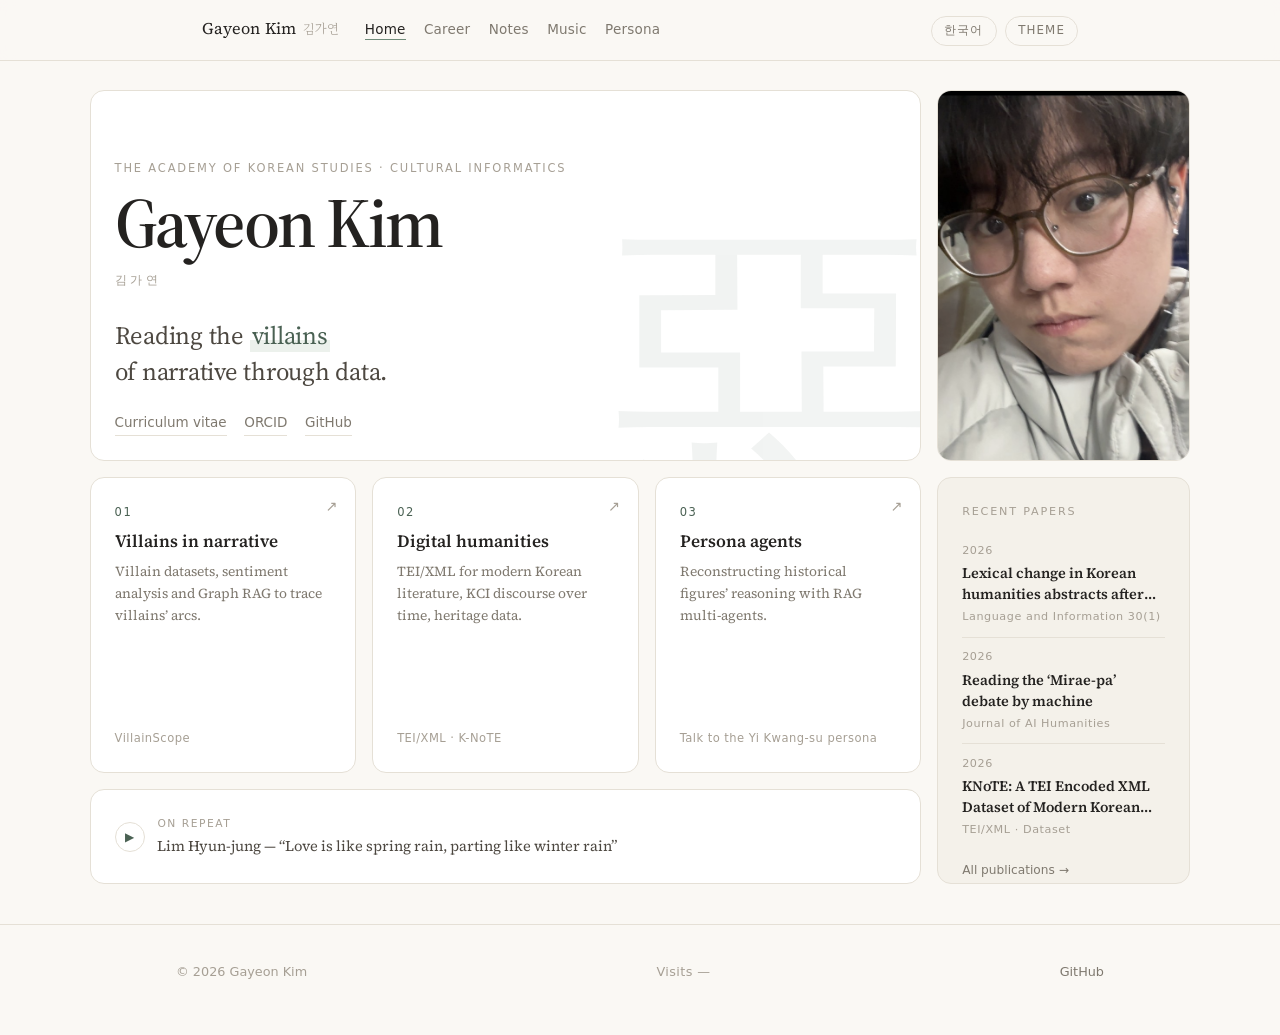
<file: index.html>
<!DOCTYPE html>
<html lang="en" data-lang="en"
      data-title-ko="김가연 · eiloppang"
      data-title-en="Gayeon Kim · eiloppang">
<head>
  <meta charset="UTF-8" />
  <meta name="viewport" content="width=device-width, initial-scale=1.0" />
  <title>Gayeon Kim · eiloppang</title>
  <meta name="description" content="Gayeon Kim (김가연) — Ph.D. student in Cultural Informatics at The Academy of Korean Studies. Villains in narrative, digital humanities, AI and NLP." />
  <link rel="stylesheet" href="style.css" />
  <link rel="icon" href="data:image/svg+xml,<svg xmlns='http://www.w3.org/2000/svg' viewBox='0 0 32 32'><rect width='32' height='32' rx='7' fill='%234a6153'/><text x='16' y='23' font-size='18' font-family='Georgia,serif' fill='%23faf8f4' text-anchor='middle'>g</text></svg>" />
  <script src="site.js"></script>
</head>
<body class="home">

  <header class="site-header">
    <div class="header-inner">
      <a class="brand" href="index.html">Gayeon Kim<span class="brand-sub">김가연</span></a>
      <ul class="nav">
        <li><a href="index.html" class="active"><span data-lang-ko>홈</span><span data-lang-en>Home</span></a></li>
        <li><a href="career.html"><span data-lang-ko>이력</span><span data-lang-en>Career</span></a></li>
        <li><a href="study.html"><span data-lang-ko>노트</span><span data-lang-en>Notes</span></a></li>
        <li><a href="music.html"><span data-lang-ko>음악</span><span data-lang-en>Music</span></a></li>
        <li><a href="lgs_chat.html"><span data-lang-ko>페르소나</span><span data-lang-en>Persona</span></a></li>
      </ul>
      <div class="header-tools">
        <button class="tool-btn" type="button" data-lang-btn aria-label="Switch to English">
          <span data-lang-ko>ENG</span><span data-lang-en>한국어</span>
        </button>
        <button class="tool-btn" type="button" data-theme-btn aria-label="Toggle dark mode">
          <span data-lang-ko>테마</span><span data-lang-en>Theme</span>
        </button>
      </div>
    </div>
  </header>

  <main class="bento">

    <!-- ===== Hero ===== -->
    <section class="tile tile-hero">
      <div class="hero-glyph" aria-hidden="true">惡</div>
      <div class="hero-text">
        <span class="eyebrow" data-lang-ko>한국학중앙연구원 · 인문정보학</span>
        <span class="eyebrow" data-lang-en>The Academy of Korean Studies · Cultural Informatics</span>

        <h1 class="hero-name"><span data-lang-ko>김가연</span><span data-lang-en>Gayeon Kim</span></h1>
        <p class="hero-alt"><span data-lang-ko>Gayeon Kim</span><span data-lang-en>김가연</span></p>

        <p class="hero-line">
          <span data-lang-ko>이야기 속 <em>악인</em>을<br />데이터로 읽습니다.</span>
          <span data-lang-en>Reading the <em>villains</em><br />of narrative through data.</span>
        </p>

        <div class="linkrow">
          <a href="career.html"><span data-lang-ko>이력 보기</span><span data-lang-en>Curriculum vitae</span></a>
          <a href="https://orcid.org/0009-0005-1231-6939" target="_blank" rel="noopener">ORCID</a>
          <a href="https://github.com/eiloppang" target="_blank" rel="noopener">GitHub</a>
        </div>
      </div>
    </section>

    <figure class="tile tile-photo">
      <img src="img/profile.jpg?v=2" alt="김가연 / Gayeon Kim" />
    </figure>

    <!-- ===== Research interests ===== -->
    <a class="tile tile-topic" href="https://github.com/eiloppang/VillainScope_project" target="_blank" rel="noopener">
      <span class="tile-num">01</span>
      <h2 class="tile-title"><span data-lang-ko>서사 속 악인</span><span data-lang-en>Villains in narrative</span></h2>
      <p class="tile-note">
        <span data-lang-ko>악인 데이터셋과 감정 분석, Graph RAG로 악인의 궤적을 읽습니다.</span>
        <span data-lang-en>Villain datasets, sentiment analysis and Graph RAG to trace villains’ arcs.</span>
      </p>
      <span class="tile-tag">VillainScope</span>
    </a>

    <a class="tile tile-topic" href="career.html">
      <span class="tile-num">02</span>
      <h2 class="tile-title"><span data-lang-ko>디지털 인문학</span><span data-lang-en>Digital humanities</span></h2>
      <p class="tile-note">
        <span data-lang-ko>근현대 문학 TEI/XML, KCI 담론의 시계열 분석, 문화유산 데이터.</span>
        <span data-lang-en>TEI/XML for modern Korean literature, KCI discourse over time, heritage data.</span>
      </p>
      <span class="tile-tag">TEI/XML · K-NoTE</span>
    </a>

    <a class="tile tile-topic" href="lgs_chat.html">
      <span class="tile-num">03</span>
      <h2 class="tile-title"><span data-lang-ko>인물 페르소나</span><span data-lang-en>Persona agents</span></h2>
      <p class="tile-note">
        <span data-lang-ko>역사적 인물의 사고 구조를 RAG 멀티 에이전트로 재현합니다.</span>
        <span data-lang-en>Reconstructing historical figures’ reasoning with RAG multi-agents.</span>
      </p>
      <span class="tile-tag"><span data-lang-ko>이광수 페르소나 대화하기</span><span data-lang-en>Talk to the Yi Kwang-su persona</span></span>
    </a>

    <!-- ===== Recent papers ===== -->
    <section class="tile tile-recent">
      <h2 class="tile-label"><span data-lang-ko>최근 논문</span><span data-lang-en>Recent papers</span></h2>
      <ul class="recent">
        <li>
          <span class="recent-date">2026</span>
          <a href="https://doi.org/10.29403/LI.30.1.1" target="_blank" rel="noopener">
            <span data-lang-ko>LLM 상용화 이후 한국 인문사회과학 학술 초록의 어휘 변화</span>
            <span data-lang-en>Lexical change in Korean humanities abstracts after LLMs</span>
          </a>
          <span class="recent-kind"><span data-lang-ko>언어와 정보 30(1)</span><span data-lang-en>Language and Information 30(1)</span></span>
        </li>
        <li>
          <span class="recent-date">2026</span>
          <a href="career.html#pubs">
            <span data-lang-ko>기계로 읽는 ‘미래파’ 논쟁: 생성형 AI를 활용한 코퍼스 기반 담화분석</span>
            <span data-lang-en>Reading the ‘Mirae-pa’ debate by machine</span>
          </a>
          <span class="recent-kind"><span data-lang-ko>인공지능인문학연구</span><span data-lang-en>Journal of AI Humanities</span></span>
        </li>
        <li>
          <span class="recent-date">2026</span>
          <a href="career.html#pubs">KNoTE: A TEI Encoded XML Dataset of Modern Korean Novels</a>
          <span class="recent-kind">TEI/XML · Dataset</span>
        </li>
      </ul>
      <a class="recent-more" href="career.html#pubs"><span data-lang-ko>논문 전체 보기 →</span><span data-lang-en>All publications →</span></a>
    </section>

    <!-- ===== Now playing ===== -->
    <section class="tile tile-music">
      <div class="nowplaying">
        <button class="np-play" id="playBtn" type="button" aria-label="Play background music">▶</button>
        <div class="np-meta">
          <div class="np-label"><span data-lang-ko>요즘 듣는 곡</span><span data-lang-en>On repeat</span></div>
          <a class="np-song" href="music.html">
            <span data-lang-ko>임현정 — 사랑은 봄비처럼… 이별은 겨울비처럼…</span>
            <span data-lang-en>Lim Hyun-jung — “Love is like spring rain, parting like winter rain”</span>
          </a>
        </div>
      </div>
      <div id="bgmFrame" hidden><div id="ytBGM"></div></div>
    </section>

  </main>

  <footer class="site-footer">
    <div class="footer-inner">
      <span>© 2026 <span data-lang-ko>김가연</span><span data-lang-en>Gayeon Kim</span></span>
      <span class="visits">
        <span data-lang-ko>방문 </span><span data-lang-en>Visits </span><span id="visitTotal">—</span>
      </span>
      <a href="https://github.com/eiloppang" target="_blank" rel="noopener">GitHub</a>
    </div>
  </footer>

  <script>
    /* ---- background music (YouTube IFrame API, opt-in) ---- */
    (function () {
      var play = document.getElementById('playBtn');
      var frame = document.getElementById('bgmFrame');
      var VID = 'LmG1rPr5nbw';
      var on = false, player = null, apiRequested = false;

      function setOn(v) { on = v; play.textContent = on ? '❚❚' : '▶'; }

      function makePlayer() {
        player = new YT.Player('ytBGM', {
          width: '100%', height: '80', videoId: VID,
          playerVars: { autoplay: 1, rel: 0, playsinline: 1 },
          events: {
            onReady: function (e) { e.target.playVideo(); },
            onStateChange: function (e) {
              if (e.data === YT.PlayerState.PLAYING) setOn(true);
              else if (e.data === YT.PlayerState.PAUSED || e.data === YT.PlayerState.ENDED) setOn(false);
            },
            onError: function () {
              frame.innerHTML = '<a class="btn" href="https://youtu.be/' + VID + '" target="_blank" rel="noopener">YouTube</a>';
            }
          }
        });
      }

      function ensureApi(cb) {
        if (window.YT && window.YT.Player) return cb();
        var prev = window.onYouTubeIframeAPIReady;
        window.onYouTubeIframeAPIReady = function () { if (prev) prev(); cb(); };
        if (!apiRequested) {
          apiRequested = true;
          var s = document.createElement('script');
          s.src = 'https://www.youtube.com/iframe_api';
          document.head.appendChild(s);
        }
      }

      play.addEventListener('click', function () {
        if (!on) {
          frame.hidden = false; setOn(true);
          if (player && player.playVideo) player.playVideo(); else ensureApi(makePlayer);
        } else {
          setOn(false);
          if (player && player.pauseVideo) player.pauseVideo();
        }
      });
    })();

    /* ---- visitor count (Abacus, no signup) ---- */
    (function () {
      var fmt = function (n) { return String(n).replace(/\B(?=(\d{3})+(?!\d))/g, ','); };
      fetch('https://abacus.jasoncameron.dev/hit/eiloppang/home-total')
        .then(function (r) { if (!r.ok) throw 0; return r.json(); })
        .then(function (d) { document.getElementById('visitTotal').textContent = fmt(d.value); })
        .catch(function () { document.getElementById('visitTotal').textContent = '—'; });
    })();
  </script>
</body>
</html>
</file>
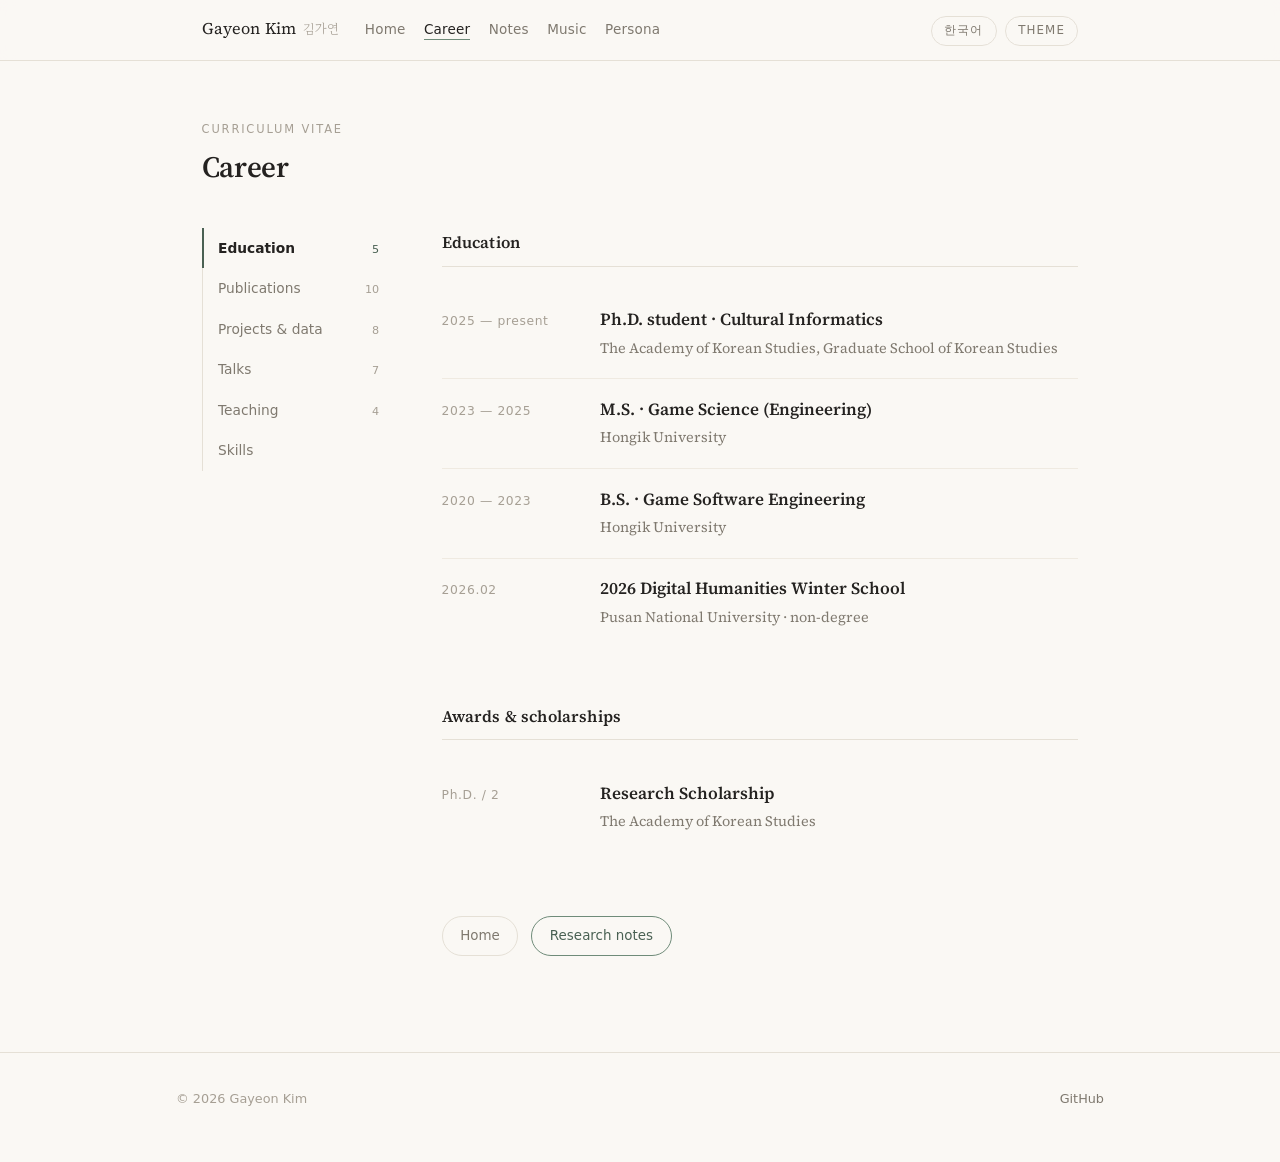
<file: career.html>
<!DOCTYPE html>
<html lang="en" data-lang="en"
      data-title-ko="이력 · 김가연"
      data-title-en="Career · Gayeon Kim">
<head>
  <meta charset="UTF-8" />
  <meta name="viewport" content="width=device-width, initial-scale=1.0" />
  <title>Career · Gayeon Kim</title>
  <link rel="stylesheet" href="style.css" />
  <link rel="icon" href="data:image/svg+xml,<svg xmlns='http://www.w3.org/2000/svg' viewBox='0 0 32 32'><rect width='32' height='32' rx='7' fill='%234a6153'/><text x='16' y='23' font-size='18' font-family='Georgia,serif' fill='%23faf8f4' text-anchor='middle'>g</text></svg>" />
  <script src="site.js"></script>
</head>
<body>

  <header class="site-header">
    <div class="header-inner">
      <a class="brand" href="index.html">Gayeon Kim<span class="brand-sub">김가연</span></a>
      <ul class="nav">
        <li><a href="index.html"><span data-lang-ko>홈</span><span data-lang-en>Home</span></a></li>
        <li><a href="career.html" class="active"><span data-lang-ko>이력</span><span data-lang-en>Career</span></a></li>
        <li><a href="study.html"><span data-lang-ko>노트</span><span data-lang-en>Notes</span></a></li>
        <li><a href="music.html"><span data-lang-ko>음악</span><span data-lang-en>Music</span></a></li>
        <li><a href="lgs_chat.html"><span data-lang-ko>페르소나</span><span data-lang-en>Persona</span></a></li>
      </ul>
      <div class="header-tools">
        <button class="tool-btn" type="button" data-lang-btn aria-label="Switch to English">
          <span data-lang-ko>ENG</span><span data-lang-en>한국어</span>
        </button>
        <button class="tool-btn" type="button" data-theme-btn aria-label="Toggle dark mode">
          <span data-lang-ko>테마</span><span data-lang-en>Theme</span>
        </button>
      </div>
    </div>
  </header>

  <div class="page-head wide">
    <span class="eyebrow">Curriculum vitae</span>
    <h1 class="page-title"><span data-lang-ko>이력</span><span data-lang-en>Career</span></h1>
  </div>

  <main class="container-wide cv">

    <nav class="cv-tabs" role="tablist" aria-label="Career sections">
      <a class="cv-tab" role="tab" href="#edu" id="tab-edu" aria-controls="panel-edu" data-key="edu"><span data-lang-ko>학력·수상</span><span data-lang-en>Education</span><span class="cv-count"></span></a>
      <a class="cv-tab" role="tab" href="#pubs" id="tab-pubs" aria-controls="panel-pubs" data-key="pubs"><span data-lang-ko>논문·저서</span><span data-lang-en>Publications</span><span class="cv-count"></span></a>
      <a class="cv-tab" role="tab" href="#projects" id="tab-projects" aria-controls="panel-projects" data-key="projects"><span data-lang-ko>프로젝트·데이터</span><span data-lang-en>Projects &amp; data</span><span class="cv-count"></span></a>
      <a class="cv-tab" role="tab" href="#talks" id="tab-talks" aria-controls="panel-talks" data-key="talks"><span data-lang-ko>발표</span><span data-lang-en>Talks</span><span class="cv-count"></span></a>
      <a class="cv-tab" role="tab" href="#teaching" id="tab-teaching" aria-controls="panel-teaching" data-key="teaching"><span data-lang-ko>강의</span><span data-lang-en>Teaching</span><span class="cv-count"></span></a>
      <a class="cv-tab" role="tab" href="#skills" id="tab-skills" aria-controls="panel-skills" data-key="skills"><span data-lang-ko>기술</span><span data-lang-en>Skills</span><span class="cv-count"></span></a>
    </nav>

    <div class="cv-panels">

      <div class="cv-panel" id="panel-edu" role="tabpanel" aria-labelledby="tab-edu">
      <!-- ===== Education ===== -->
      <section class="section">
        <h2 class="section-title"><span data-lang-ko>학력</span><span data-lang-en>Education</span></h2>
        <div class="entries">

          <div class="entry">
            <div class="entry-date">2025 — <span data-lang-ko>현재</span><span data-lang-en>present</span></div>
            <div>
              <div class="entry-title">
                <span data-lang-ko>박사과정 · 인문정보학</span>
                <span data-lang-en>Ph.D. student · Cultural Informatics</span>
              </div>
              <p class="entry-meta">
                <span data-lang-ko>한국학중앙연구원 한국학대학원</span>
                <span data-lang-en>The Academy of Korean Studies, Graduate School of Korean Studies</span>
              </p>
            </div>
          </div>

          <div class="entry">
            <div class="entry-date">2023 — 2025</div>
            <div>
              <div class="entry-title">
                <span data-lang-ko>공학석사 · 게임학과</span>
                <span data-lang-en>M.S. · Game Science (Engineering)</span>
              </div>
              <p class="entry-meta"><span data-lang-ko>홍익대학교</span><span data-lang-en>Hongik University</span></p>
            </div>
          </div>

          <div class="entry">
            <div class="entry-date">2020 — 2023</div>
            <div>
              <div class="entry-title">
                <span data-lang-ko>공학사 · 게임소프트웨어공학과</span>
                <span data-lang-en>B.S. · Game Software Engineering</span>
              </div>
              <p class="entry-meta"><span data-lang-ko>홍익대학교</span><span data-lang-en>Hongik University</span></p>
            </div>
          </div>

          <div class="entry">
            <div class="entry-date">2026.02</div>
            <div>
              <div class="entry-title">
                <span data-lang-ko>2026 디지털인문학(DH) 겨울학교</span>
                <span data-lang-en>2026 Digital Humanities Winter School</span>
              </div>
              <p class="entry-meta">
                <span data-lang-ko>부산대학교 · 비학위 과정</span>
                <span data-lang-en>Pusan National University · non-degree</span>
              </p>
            </div>
          </div>

        </div>
      </section>
      <!-- ===== Awards ===== -->
      <section class="section">
        <h2 class="section-title"><span data-lang-ko>수상 및 장학</span><span data-lang-en>Awards &amp; scholarships</span></h2>
        <div class="entries">
          <div class="entry">
            <div class="entry-date">Ph.D. / 2</div>
            <div>
              <div class="entry-title"><span data-lang-ko>연구장학금</span><span data-lang-en>Research Scholarship</span></div>
              <p class="entry-meta">
                <span data-lang-ko>한국학중앙연구원</span>
                <span data-lang-en>The Academy of Korean Studies</span>
              </p>
            </div>
          </div>
        </div>
      </section>
      </div>

      <div class="cv-panel" id="panel-pubs" role="tabpanel" aria-labelledby="tab-pubs">
      <!-- ===== Articles ===== -->
      <section class="section">
        <h2 class="section-title"><span data-lang-ko>학술 논문</span><span data-lang-en>Articles</span></h2>
        <div class="entries">

          <div class="entry">
            <div class="entry-date">2026</div>
            <div>
              <div class="entry-title">
                <span data-lang-ko>기계로 읽는 ‘미래파’ 논쟁: 생성형 AI를 활용한 코퍼스 기반 담화분석</span>
                <span data-lang-en>Reading the ‘Mirae-pa’ debate by machine: a corpus-based discourse analysis with generative AI</span>
              </div>
              <p class="entry-meta">
                <span data-lang-ko><strong>김가연</strong>, 이병주 · 인공지능인문학연구</span>
                <span data-lang-en><strong>Gayeon Kim</strong> &amp; Byungju Lee · Journal of AI Humanities</span>
              </p>
            </div>
          </div>

          <div class="entry">
            <div class="entry-date">2026</div>
            <div>
              <div class="entry-title">KNoTE: A TEI Encoded XML Dataset of Modern Korean Novels</div>
              <p class="entry-meta"><strong>G. Kim</strong>, S. Park, H. Ji, H. Lee, B. Lee, C. Jeong &amp; B. Kim</p>
              <div class="tags">
                <span class="tag">TEI/XML</span>
              </div>
            </div>
          </div>

          <div class="entry">
            <div class="entry-date">2026</div>
            <div>
              <div class="entry-title">
                <span data-lang-ko>LLM 상용화 이후 한국 인문사회과학 학술 초록의 어휘 변화: 2004~2024년 KCI 초록 데이터 기반 분석</span>
                <span data-lang-en>Lexical change in Korean humanities and social science abstracts after the commercialisation of LLMs: an analysis of KCI abstracts, 2004–2024</span>
              </div>
              <p class="entry-meta">
                <span data-lang-ko>구슬, <strong>김가연</strong>, 김병준 · 언어와 정보 30(1), 1–24</span>
                <span data-lang-en>Seul Koo, <strong>Gayeon Kim</strong> &amp; Byungjun Kim · Language and Information 30(1), 1–24</span>
              </p>
              <p class="entry-note">
                <a href="https://doi.org/10.29403/LI.30.1.1" target="_blank" rel="noopener">DOI 10.29403/LI.30.1.1</a>
              </p>
              <div class="tags">
                <span class="tag solid">KCI</span>
              </div>
            </div>
          </div>

          <div class="entry">
            <div class="entry-date">2026</div>
            <div>
              <div class="entry-title">Who Carries the Theory?: A Computational Analysis of Conceptual Travel between Korean and English Literary Studies in South Korea</div>
              <p class="entry-meta">Sunyoung Park, <strong>Gayeon Kim</strong>, Y. Kim &amp; Byungjun Kim</p>
              <div class="tags">
                <span class="tag"><span data-lang-ko>진행 중</span><span data-lang-en>Work in progress</span></span>
              </div>
            </div>
          </div>

          <div class="entry">
            <div class="entry-date">2025</div>
            <div>
              <div class="entry-title">
                <span data-lang-ko>악인의 여정 생성 및 평가: 프롬프트 엔지니어링과 감성 분석 접근법</span>
                <span data-lang-en>Generating and Evaluating the Villain’s Journey: A Prompt Engineering and Sentiment Analysis Approach</span>
              </div>
              <p class="entry-meta">Byung-Chull Bae &amp; <strong>Gayeon Kim</strong></p>
              <div class="tags">
                <span class="tag solid">KCI</span>
              </div>
            </div>
          </div>

          <div class="entry">
            <div class="entry-date">2023</div>
            <div>
              <div class="entry-title">Designing a Language Model-Based Authoring Tool Prototype for Interactive Storytelling</div>
              <p class="entry-meta">Jeongyoon Park, Jumin Shin, <strong>Gayeon Kim</strong> &amp; Byung-Chull Bae</p>
            </div>
          </div>

        </div>
      </section>
      <!-- ===== Thesis ===== -->
      <section class="section">
        <h2 class="section-title"><span data-lang-ko>학위논문</span><span data-lang-en>Thesis</span></h2>
        <div class="entries">
          <div class="entry">
            <div class="entry-date">2025 · M.S.</div>
            <div>
              <div class="entry-title">
                <span data-lang-ko>Villainscope: 악인 데이터셋 기반 감정 분석 및 대사 생성 시스템 구축 연구</span>
                <span data-lang-en>Villainscope: emotion analysis and a dialogue generation system built on a villain dataset</span>
              </div>
              <p class="entry-meta">
                <span data-lang-ko>김가연 · 홍익대학교 대학원 게임학과(공학)</span>
                <span data-lang-en>Gayeon Kim · Graduate School, Hongik University (Game Science)</span>
              </p>
              <p class="entry-note">
                <a href="https://www.riss.kr/link?id=T17287119" target="_blank" rel="noopener">RISS T17287119</a>
              </p>
            </div>
          </div>
        </div>
      </section>
      <!-- ===== eBooks ===== -->
      <section class="section">
        <h2 class="section-title"><span data-lang-ko>전자책</span><span data-lang-en>eBooks</span></h2>
        <div class="entries">

          <div class="entry">
            <div class="entry-date">2026</div>
            <div>
              <div class="entry-title">
                <span data-lang-ko>비정형 인문 데이터 처리 방법론: OCR, 객체 탐지, TEI/XML</span>
                <span data-lang-en>Methods for unstructured humanities data: OCR, object detection, TEI/XML</span>
              </div>
              <p class="entry-meta">
                <span data-lang-ko>김바로, <strong>김가연</strong>, 박선영, 조아라, 정송이 · 디지털인문학 시리즈 · 위키독스</span>
                <span data-lang-en>Baro Kim, <strong>Gayeon Kim</strong>, Sunyoung Park, Ara Jo &amp; Songi Jeong · Digital Humanities series · WikiDocs</span>
              </p>
              <p class="entry-note"><a href="https://wikidocs.net/book/19660" target="_blank" rel="noopener">WikiDocs</a></p>
            </div>
          </div>

          <div class="entry">
            <div class="entry-date">2026</div>
            <div>
              <div class="entry-title">
                <span data-lang-ko>AI를 활용한 한국 근대소설 TEI 태깅</span>
                <span data-lang-en>TEI tagging of modern Korean novels with AI</span>
              </div>
              <p class="entry-meta">
                <span data-lang-ko>김병준, 지해인, <strong>김가연</strong>, 박선영, 이하경, 이병주, 정채연 · 디지털인문학 시리즈 · 위키독스</span>
                <span data-lang-en>Byungjun Kim, Haein Ji, <strong>Gayeon Kim</strong>, Sunyoung Park, Hakyung Lee, Byungju Lee &amp; Chaeyeon Jeong · Digital Humanities series · WikiDocs</span>
              </p>
              <p class="entry-note"><a href="https://wikidocs.net/book/19071" target="_blank" rel="noopener">WikiDocs</a></p>
            </div>
          </div>

          <div class="entry">
            <div class="entry-date">2025</div>
            <div>
              <div class="entry-title">
                <span data-lang-ko>인공지능 인문학</span>
                <span data-lang-en>AI Humanities</span>
              </div>
              <p class="entry-meta">
                <span data-lang-ko>김바로, <strong>김가연</strong>, 박선영, 이재열, 임이로, 조아라, 정송이 · 디지털인문학 시리즈 · 위키독스</span>
                <span data-lang-en>Baro Kim, <strong>Gayeon Kim</strong>, Sunyoung Park, Jaeyeol Lee, Iro Lim, Ara Jo &amp; Songi Jeong · Digital Humanities series · WikiDocs</span>
              </p>
              <p class="entry-note"><a href="https://wikidocs.net/book/18796" target="_blank" rel="noopener">WikiDocs</a></p>
            </div>
          </div>

        </div>
      </section>
      </div>

      <div class="cv-panel" id="panel-projects" role="tabpanel" aria-labelledby="tab-projects">
      <!-- ===== Projects ===== -->
      <section class="section">
        <h2 class="section-title"><span data-lang-ko>연구 프로젝트</span><span data-lang-en>Research projects</span></h2>
        <div class="entries">

          <div class="entry">
            <div class="entry-date">2026.04 — 2026.09</div>
            <div>
              <div class="entry-title">
                <span data-lang-ko>한국 인문학 학술 지형도 구축을 위한 데이터 기반 연구동향 분석 체계 개발</span>
                <span data-lang-en>A data-driven framework for analysing research trends to map Korean humanities scholarship</span>
              </div>
              <p class="entry-meta">
                <span data-lang-ko>한국연구원 · 보조연구원 (PI 김병준)</span>
                <span data-lang-en>Korea Research Institute · Research assistant (PI: Byungjun Kim)</span>
              </p>
            </div>
          </div>

          <div class="entry">
            <div class="entry-date">2026.03 — 2026.08</div>
            <div>
              <div class="entry-title">
                <span data-lang-ko>AI 기반 디지털 한국학 데이터 구축 매뉴얼 편찬 및 교육 콘텐츠 개발</span>
                <span data-lang-en>An AI-based manual for building digital Korean studies data, with accompanying teaching materials</span>
              </div>
              <p class="entry-meta">
                <span data-lang-ko>한국학중앙연구원 (AKSR2026-RE03) · 보조연구원 (PI 김바로)</span>
                <span data-lang-en>The Academy of Korean Studies (AKSR2026-RE03) · Research assistant (PI: Baro Kim)</span>
              </p>
            </div>
          </div>

          <div class="entry">
            <div class="entry-date">2025.09 — 2026.02</div>
            <div>
              <div class="entry-title">
                <span data-lang-ko>AI 스마트 도슨트 구현을 위한 다국어·다층적 문화유산 안내문 생성 플랫폼 구축 연구</span>
                <span data-lang-en>A multilingual, multi-layered platform for generating cultural-heritage labels for an AI smart docent</span>
              </div>
              <p class="entry-meta">
                <span data-lang-ko>한국학중앙연구원 (AKSR2025-RE08) · 보조연구원 (PI 김바로)</span>
                <span data-lang-en>The Academy of Korean Studies (AKSR2025-RE08) · Research assistant (PI: Baro Kim)</span>
              </p>
              <div class="tags">
                <span class="tag"><span data-lang-ko>조선시대 불교회화</span><span data-lang-en>Joseon Buddhist painting</span></span>
                <span class="tag"><span data-lang-ko>다국어</span><span data-lang-en>Multilingual</span></span>
                <span class="tag">AI Docent</span>
              </div>
            </div>
          </div>

          <div class="entry">
            <div class="entry-date">2025.09 — 2026.02</div>
            <div>
              <div class="entry-title">
                <span data-lang-ko>인문 데이터 설계 교육을 위한 한국 근현대 문학 TEI/XML 구축 방법론 연구</span>
                <span data-lang-en>A TEI/XML methodology for modern Korean literature, for teaching humanities data design</span>
              </div>
              <p class="entry-meta">
                <span data-lang-ko>한국학중앙연구원 (AKSR2025-RE10) · 보조연구원 (PI 김병준)</span>
                <span data-lang-en>The Academy of Korean Studies (AKSR2025-RE10) · Research assistant (PI: Byungjun Kim)</span>
              </p>
              <div class="tags">
                <span class="tag">TEI/XML</span>
                <span class="tag"><span data-lang-ko>근현대 문학</span><span data-lang-en>Modern literature</span></span>
              </div>
            </div>
          </div>

          <div class="entry">
            <div class="entry-date">2024.04 — 2025.03</div>
            <div>
              <div class="entry-title">
                <span data-lang-ko>네트워크형 디지털 인문학 교육모델</span>
                <span data-lang-en>A networked education model for digital humanities</span>
              </div>
              <p class="entry-meta">
                <span data-lang-ko>울산과학기술원 · 한국연구재단 (2022S1A5A2A03052246) · 보조연구원 (PI 이재연)</span>
                <span data-lang-en>UNIST · National Research Foundation of Korea (2022S1A5A2A03052246) · Research assistant (PI: Jae-yon Lee)</span>
              </p>
            </div>
          </div>

          <div class="entry">
            <div class="entry-date">2023.03 — 2024.02</div>
            <div>
              <div class="entry-title">
                <span data-lang-ko>지능형 플롯 및 캐릭터 생성 시스템</span>
                <span data-lang-en>An intelligent plot and character generation system</span>
              </div>
              <p class="entry-meta">
                <span data-lang-ko>홍익대학교 · 한국연구재단 (202100500003) · 보조연구원 (PI 배병철)</span>
                <span data-lang-en>Hongik University · National Research Foundation of Korea (202100500003) · Research assistant (PI: Byung-Chull Bae)</span>
              </p>
            </div>
          </div>

        </div>
      </section>
      <!-- ===== Datasets ===== -->
      <section class="section">
        <h2 class="section-title"><span data-lang-ko>데이터셋 및 모델</span><span data-lang-en>Datasets &amp; models</span></h2>
        <div class="entries">

          <div class="entry">
            <div class="entry-date">2026 · v5</div>
            <div>
              <div class="entry-title">K-NoTE (Korean Novel TEI Encoded)</div>
              <p class="entry-meta">S. Park, <strong>G. Kim</strong>, H. Ji, H. Lee, B. Lee, C. Jeong, J. Lee, G. Jo, I. Lim, O. Ismayilov &amp; B. Kim</p>
              <p class="entry-note"><a href="https://doi.org/10.5281/zenodo.18835058" target="_blank" rel="noopener">Zenodo</a></p>
              <div class="tags">
                <span class="tag">TEI/XML</span>
                <span class="tag">Dataset</span>
              </div>
            </div>
          </div>

          <div class="entry">
            <div class="entry-date">v2</div>
            <div>
              <div class="entry-title">VillainScope</div>
              <p class="entry-meta"><strong>Gayeon Kim</strong></p>
              <p class="entry-note"><a href="https://doi.org/10.5281/zenodo.18861420" target="_blank" rel="noopener">DOI 10.5281/zenodo.18861420</a></p>
            </div>
          </div>

        </div>
      </section>
      </div>

      <div class="cv-panel" id="panel-talks" role="tabpanel" aria-labelledby="tab-talks">
      <!-- ===== Talks ===== -->
      <section class="section">
        <h2 class="section-title"><span data-lang-ko>발표</span><span data-lang-en>Talks</span></h2>
        <div class="entries">

          <div class="entry">
            <div class="entry-date">2026.07</div>
            <div>
              <div class="entry-title">The Topology of Power: Canon Formation and Gatekeeping in Korean Literary Criticism, 1955–1999</div>
              <p class="entry-meta">
                <span data-lang-ko>DH2026 (ADHO) · 대전컨벤션센터</span>
                <span data-lang-en>DH2026 (ADHO) · Daejeon Convention Center</span>
              </p>
            </div>
          </div>

          <div class="entry">
            <div class="entry-date">2026.07</div>
            <div>
              <div class="entry-title">Semi-Automated TEI/XML Encoding of Modern Korean Novel</div>
              <p class="entry-meta">
                <span data-lang-ko>DH2026 (ADHO) · 대전컨벤션센터</span>
                <span data-lang-en>DH2026 (ADHO) · Daejeon Convention Center</span>
              </p>
              <p class="entry-note"><a href="https://docs.google.com/presentation/d/1DUa8lp0AoR-YDUrbZ389ClZoqlqcuycE/edit?usp=sharing&amp;ouid=113866889358784643307&amp;rtpof=true&amp;sd=true" target="_blank" rel="noopener">Program</a></p>
            </div>
          </div>

          <div class="entry">
            <div class="entry-date">2026.07</div>
            <div>
              <div class="entry-title">
                <span data-lang-ko>RAG 멀티 에이전트를 활용한 역사적 인물 페르소나 구현: 이광수의 자기합리화 기제 재현을 중심으로</span>
                <span data-lang-en>Modelling a historical persona with a RAG multi-agent system: reconstructing Yi Kwang-su’s mechanisms of self-justification</span>
              </div>
              <p class="entry-meta">
                <span data-lang-ko>2026 동양철학연구회 하계학술대회 · 성균관대학교</span>
                <span data-lang-en>Society for Eastern Philosophy, 2026 Summer Conference · Sungkyunkwan University</span>
              </p>
              <p class="entry-note"><a href="https://github.com/eiloppang/LGS-mulitagent" target="_blank" rel="noopener">GitHub</a></p>
            </div>
          </div>

          <div class="entry">
            <div class="entry-date">2026.04</div>
            <div>
              <div class="entry-title">
                <span data-lang-ko>RAG 멀티 에이전트를 활용한 역사적 인물 페르소나 구현: 이광수의 자기합리화 기제 재현을 중심으로</span>
                <span data-lang-en>Modelling a historical persona with a RAG multi-agent system: reconstructing Yi Kwang-su’s mechanisms of self-justification</span>
              </div>
              <p class="entry-meta">
                <span data-lang-ko>한국어문교육연구회 254회 · 성균관대학교</span>
                <span data-lang-en>The Society of Korean Language and Literature Education, 254th · Sungkyunkwan University</span>
              </p>
              <p class="entry-note"><a href="https://github.com/eiloppang/LGS-mulitagent" target="_blank" rel="noopener">GitHub</a></p>
            </div>
          </div>

          <div class="entry">
            <div class="entry-date">2026.02.21</div>
            <div>
              <div class="entry-title">
                <span data-lang-ko>2008–2024 KCI 데이터로 본 한국문학·한국영문학 담론의 시계열적 비교 분석</span>
                <span data-lang-en>A time-series comparison of Korean literature and Korean English-literature discourse in KCI data, 2008–2024</span>
              </div>
              <p class="entry-meta">
                <span data-lang-ko>제3회 한국현대문학자대회 · 김가연, 박선영, 김병준</span>
                <span data-lang-en>3rd Conference of Korean Modern Literature Scholars · Gayeon Kim, Sunyoung Park, Byungjun Kim</span>
              </p>
              <p class="entry-note"><a href="https://zenodo.org/records/18738333" target="_blank" rel="noopener">Zenodo</a></p>
            </div>
          </div>

          <div class="entry">
            <div class="entry-date">2026.01.23</div>
            <div>
              <div class="entry-title">The Anatomy of a Villain: Distant Reading and Graph RAG for VillainScope</div>
              <p class="entry-meta">
                <span data-lang-ko>HKADH 2026 · 홍콩</span>
                <span data-lang-en>HKADH 2026 · Hong Kong</span>
              </p>
              <p class="entry-note"><a href="https://github.com/eiloppang/VillainScope_project" target="_blank" rel="noopener">GitHub</a></p>
            </div>
          </div>

          <div class="entry">
            <div class="entry-date">2023</div>
            <div>
              <div class="entry-title">
                <span data-lang-ko>언어 모델을 이용한 장르 단편 소설 생성 및 분석</span>
                <span data-lang-en>Generating and analysing genre short fiction with language models</span>
              </div>
              <p class="entry-meta">
                <span data-lang-ko>한국정보과학회 2023 · 부산 · 김가연, 박정윤</span>
                <span data-lang-en>KIISE 2023 · Busan · Gayeon Kim, Jeongyoon Park</span>
              </p>
              <p class="entry-note"><a href="https://www.dbpia.co.kr/journal/articleDetail?nodeId=NODE11705268" target="_blank" rel="noopener">DBpia</a></p>
            </div>
          </div>

        </div>
      </section>
      </div>

      <div class="cv-panel" id="panel-teaching" role="tabpanel" aria-labelledby="tab-teaching">
      <!-- ===== Teaching ===== -->
      <section class="section">
        <h2 class="section-title"><span data-lang-ko>강의 경험</span><span data-lang-en>Teaching</span></h2>
        <table class="table">
          <thead>
            <tr>
              <th><span data-lang-ko>시기</span><span data-lang-en>Date</span></th>
              <th><span data-lang-ko>내용</span><span data-lang-en>Course</span></th>
              <th><span data-lang-ko>역할</span><span data-lang-en>Role</span></th>
              <th><span data-lang-ko>기관</span><span data-lang-en>Host</span></th>
            </tr>
          </thead>
          <tbody>
            <tr>
              <td>2026.05.20</td>
              <td>
                <strong><span data-lang-ko>사회구조변화대응융합인재양성사업단</span><span data-lang-en>Convergence Talent Program for Social Change</span></strong><br />
                <span data-lang-ko>데이터로 그리는 인문학 — 위키데이터와 생성형 AI 활용법 (강사)<br />문헌에 기록된 장소와 공간의 모델링 (수업조교)</span>
                <span data-lang-en>Drawing the humanities with data — Wikidata and generative AI (instructor)<br />Modelling places and spaces recorded in texts (teaching assistant)</span>
              </td>
              <td><span data-lang-ko>강사 · 수업조교</span><span data-lang-en>Instructor · Teaching assistant</span></td>
              <td><span data-lang-ko>단국대학교</span><span data-lang-en>Dankook University</span></td>
            </tr>
            <tr>
              <td>2026.02.04–05</td>
              <td>
                <strong><span data-lang-ko>[트랙 2] 분석 트랙</span><span data-lang-en>Track 2 · Analysis</span></strong><br />
                <span data-lang-ko>인공지능을 활용한 인문 텍스트 분석과 실습 — 전처리부터 시각화까지<br />지리정보의 변천 — 고지도부터 GIS OpenAPI까지</span>
                <span data-lang-en>Analysing humanities text with AI — from preprocessing to visualisation<br />The evolution of geographic information — from old maps to GIS OpenAPI</span>
              </td>
              <td><span data-lang-ko>수업조교</span><span data-lang-en>Teaching assistant</span></td>
              <td><span data-lang-ko>2026 DH 겨울학교</span><span data-lang-en>2026 DH Winter School</span></td>
            </tr>
            <tr>
              <td>2026.01.30</td>
              <td>
                <strong><span data-lang-ko>융합역량강화프로그램</span><span data-lang-en>Interdisciplinary Capacity Program</span></strong><br />
                <span data-lang-ko>AI 전환시대의 문학연구: 워크샵</span>
                <span data-lang-en>Literary studies in the age of AI: a workshop</span>
              </td>
              <td><span data-lang-ko>강사</span><span data-lang-en>Instructor</span></td>
              <td><span data-lang-ko>이화여자대학교</span><span data-lang-en>Ewha Womans University</span></td>
            </tr>
            <tr>
              <td>2026.01.30</td>
              <td>
                <strong><span data-lang-ko>AIDH 센터</span><span data-lang-en>AIDH Center</span></strong><br />
                <span data-lang-ko>인공지능시대의 쓰기와 디지털 리터러시 집담회 전문가 자문회의</span>
                <span data-lang-en>Expert advisory meeting: writing and digital literacy in the age of AI</span>
              </td>
              <td><span data-lang-ko>강사</span><span data-lang-en>Instructor</span></td>
              <td><span data-lang-ko>서울대학교</span><span data-lang-en>Seoul National University</span></td>
            </tr>
          </tbody>
        </table>
      </section>
      </div>

      <div class="cv-panel" id="panel-skills" role="tabpanel" aria-labelledby="tab-skills">
      <!-- ===== Skills ===== -->
      <section class="section">
        <h2 class="section-title"><span data-lang-ko>기술</span><span data-lang-en>Skills</span></h2>
        <table class="table">
          <tbody>
            <tr>
              <td><strong><span data-lang-ko>프로그래밍</span><span data-lang-en>Programming</span></strong></td>
              <td>Python, R · C, C++ (Unity) · HTML · QGIS</td>
            </tr>
            <tr>
              <td><strong><span data-lang-ko>데이터 설계</span><span data-lang-en>Data design</span></strong></td>
              <td>XML (TEI)</td>
            </tr>
            <tr>
              <td><strong><span data-lang-ko>데이터 분석</span><span data-lang-en>Data analysis</span></strong></td>
              <td>Pandas, NumPy · TensorFlow, PyTorch · Selenium · <span data-lang-ko>토픽모델링</span><span data-lang-en>Topic modelling</span> (LDA, ETM, CTM)</td>
            </tr>
          </tbody>
        </table>
      </section>
      </div>

    </div>

    <div class="actions">
      <a class="btn" href="index.html"><span data-lang-ko>홈으로</span><span data-lang-en>Home</span></a>
      <a class="btn primary" href="study.html"><span data-lang-ko>연구 노트 보기</span><span data-lang-en>Research notes</span></a>
    </div>

  </main>

  <footer class="site-footer">
    <div class="footer-inner">
      <span>© 2026 <span data-lang-ko>김가연</span><span data-lang-en>Gayeon Kim</span></span>
      <a href="https://github.com/eiloppang" target="_blank" rel="noopener">GitHub</a>
    </div>
  </footer>

  <script>
    /* ---- CV tabs: one section group at a time, synced with the URL hash ---- */
    (function () {
      var tabs = [].slice.call(document.querySelectorAll('.cv-tab'));
      if (!tabs.length) return;
      var panel = function (t) { return document.getElementById(t.getAttribute('aria-controls')); };

      tabs.forEach(function (t) {
        var p = panel(t);
        if (t.getAttribute('data-key') !== 'skills') t.querySelector('.cv-count').textContent = p.querySelectorAll('.entry, tbody tr').length;
      });

      function show(id, focus) {
        var hit = tabs.filter(function (t) { return t.getAttribute('data-key') === id; })[0] || tabs[0];
        tabs.forEach(function (t) {
          var on = t === hit;
          t.setAttribute('aria-selected', on ? 'true' : 'false');
          t.tabIndex = on ? 0 : -1;
          panel(t).hidden = !on;
        });
        if (focus) hit.focus();
        if (hit.scrollIntoView && matchMedia('(max-width: 760px)').matches) hit.scrollIntoView({ block: 'nearest', inline: 'center' });
        return hit;
      }

      tabs.forEach(function (t, i) {
        t.addEventListener('click', function (e) {
          e.preventDefault();
          var id = show(t.getAttribute('data-key')).getAttribute('data-key');
          history.replaceState(null, '', '#' + id);
        });
        t.addEventListener('keydown', function (e) {
          var d = { ArrowRight: 1, ArrowDown: 1, ArrowLeft: -1, ArrowUp: -1 }[e.key];
          if (!d) return;
          e.preventDefault();
          var next = tabs[(i + d + tabs.length) % tabs.length];
          show(next.getAttribute('data-key'), true);
          history.replaceState(null, '', '#' + next.getAttribute('data-key'));
        });
      });

      window.addEventListener('hashchange', function () { show(location.hash.slice(1)); });
      show(location.hash.slice(1));
    })();
  </script>

</body>
</html>
</file>
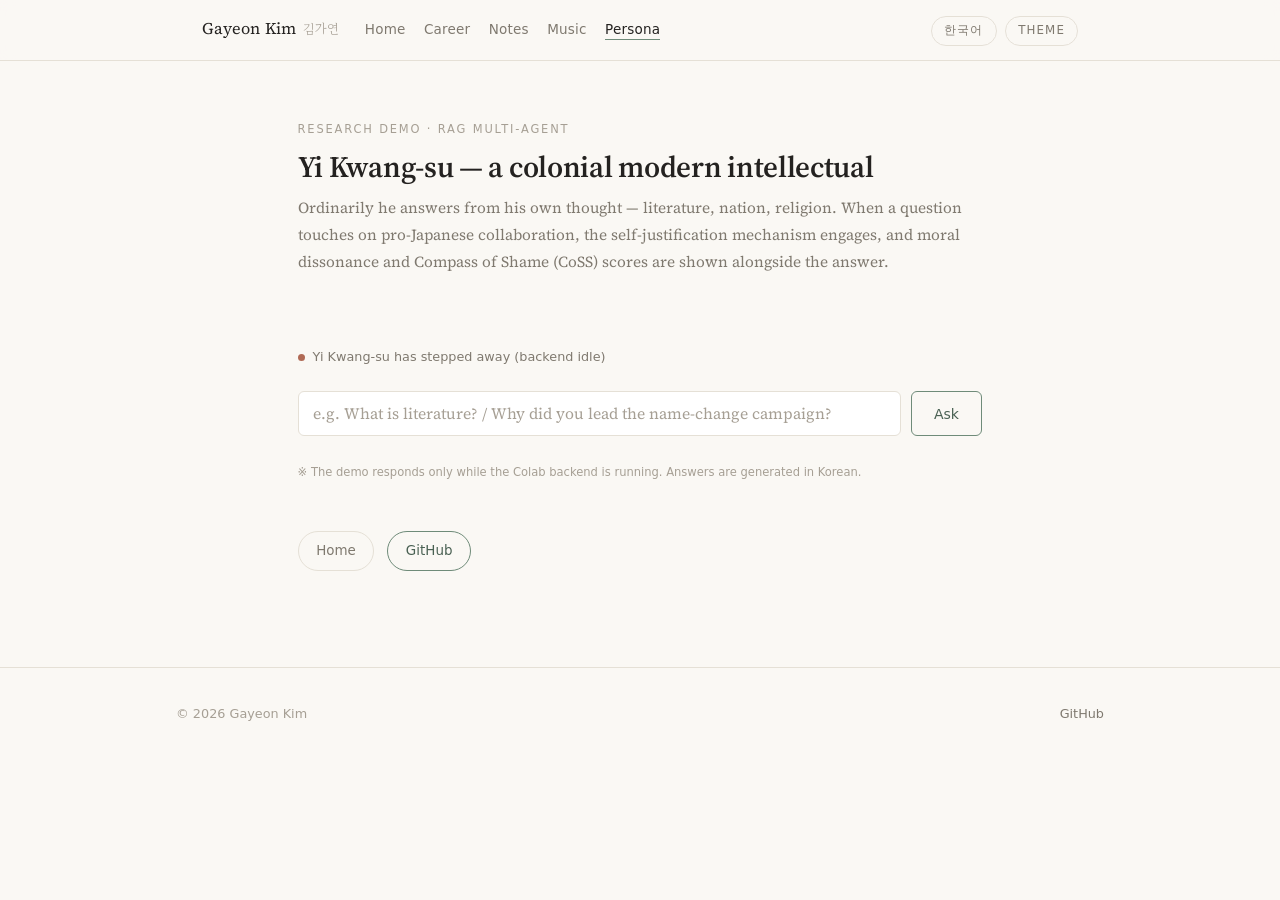
<file: lgs_chat.html>
<!DOCTYPE html>
<html lang="en" data-lang="en"
      data-title-ko="춘원 이광수 페르소나 · 김가연"
      data-title-en="Yi Kwang-su Persona · Gayeon Kim">
<head>
  <meta charset="UTF-8" />
  <meta name="viewport" content="width=device-width, initial-scale=1" />
  <title>Yi Kwang-su Persona · Gayeon Kim</title>
  <link rel="stylesheet" href="style.css" />
  <link rel="icon" href="data:image/svg+xml,<svg xmlns='http://www.w3.org/2000/svg' viewBox='0 0 32 32'><rect width='32' height='32' rx='7' fill='%234a6153'/><text x='16' y='23' font-size='18' font-family='Georgia,serif' fill='%23faf8f4' text-anchor='middle'>g</text></svg>" />
  <script src="site.js"></script>
  <style>
    /* ---- persona demo ---- */
    .ask-row { display: flex; gap: .6rem; margin-top: 1.4rem; }

    .ask-row input {
      flex: 1;
      padding: .7rem .9rem;
      border: 1px solid var(--line);
      border-radius: var(--radius);
      background: var(--surface);
      color: var(--ink);
      font-family: var(--serif);
      font-size: .98rem;
    }

    .ask-row input::placeholder { color: var(--faint); }

    .ask-row button {
      padding: .7rem 1.4rem;
      border: 1px solid var(--accent-2);
      border-radius: var(--radius);
      background: transparent;
      color: var(--accent);
      font-family: var(--sans);
      font-size: .88rem;
      cursor: pointer;
      transition: background .2s;
    }

    .ask-row button:hover:not(:disabled) { background: var(--accent-soft); }
    .ask-row button:disabled { opacity: .4; cursor: default; }

    .status {
      font-family: var(--sans);
      font-size: .8rem;
      color: var(--muted);
      margin-top: 1.2rem;
    }

    .dot { display: inline-block; width: 7px; height: 7px; border-radius: 50%; margin-right: .5rem; vertical-align: middle; }
    .dot.on { background: var(--accent-2); }
    .dot.off { background: #b06a55; }
    .dot.wait { background: var(--faint); }

    .panel {
      border: 1px solid var(--line);
      border-radius: var(--radius);
      background: var(--surface);
      padding: 1.3rem 1.4rem;
      margin-top: 1.2rem;
    }

    .panel.answer { border-color: var(--accent-2); background: var(--accent-soft); white-space: pre-wrap; }
    .panel.muted { color: var(--muted); }

    .panel-label {
      font-family: var(--sans);
      font-size: .68rem;
      letter-spacing: .14em;
      text-transform: uppercase;
      color: var(--faint);
      margin-bottom: .7rem;
    }

    .flag {
      display: inline-block;
      font-family: var(--sans);
      font-size: .74rem;
      padding: .12rem .65rem;
      border-radius: 999px;
      border: 1px solid var(--line);
      color: var(--muted);
      background: var(--surface);
    }

    .flag.alert { border-color: #c09a70; color: #96683c; }
    .flag.break { border-color: #c08272; color: #a3543f; }
    :root[data-theme="dark"] .flag.alert { color: #d8ac7c; }
    :root[data-theme="dark"] .flag.break { color: #d99a85; }

    .scores { display: flex; gap: 1.2rem; flex-wrap: wrap; margin: .7rem 0; font-size: .9rem; }
    .scores b { color: var(--accent); font-weight: 600; }

    .fineprint { font-family: var(--sans); font-size: .72rem; color: var(--faint); margin: .3rem 0 .5rem; }

    .bar { display: flex; align-items: center; gap: .6rem; margin: .35rem 0; }
    .bar .bar-label { width: 6.5rem; font-size: .8rem; color: var(--muted); text-align: right; }
    .bar.dominant .bar-label { color: var(--accent); font-weight: 600; }
    .bar-track { flex: 1; height: 8px; background: var(--surface-2); border-radius: 4px; overflow: hidden; }
    .bar-fill { height: 100%; background: var(--accent-2); border-radius: 4px; }
    .bar-fill.inverse { background: #7f93ab; }
    .bar .bar-value { width: 1.6rem; font-size: .78rem; color: var(--muted); text-align: right; font-variant-numeric: tabular-nums; }
    .bar-note { font-size: .65rem; color: var(--faint); margin-left: .3rem; }

    .source { border-top: 1px solid var(--line-2); padding: .8rem 0; }
    .source:first-of-type { border-top: 0; padding-top: 0; }
    .source .cite { font-weight: 600; margin: .3rem 0 .1rem; font-size: .93rem; }
    .source .meta { font-size: .82rem; color: var(--muted); }
    .source details summary { cursor: pointer; font-family: var(--sans); font-size: .78rem; color: var(--accent); margin-top: .4rem; }
    .source details p { font-size: .87rem; color: var(--ink-2); background: var(--surface-2); padding: .7rem .85rem; border-radius: var(--radius); margin-top: .5rem; }
    .reason { font-size: .85rem; color: var(--muted); margin-top: .6rem; }
  </style>
</head>
<body>

  <header class="site-header">
    <div class="header-inner">
      <a class="brand" href="index.html">Gayeon Kim<span class="brand-sub">김가연</span></a>
      <ul class="nav">
        <li><a href="index.html"><span data-lang-ko>홈</span><span data-lang-en>Home</span></a></li>
        <li><a href="career.html"><span data-lang-ko>이력</span><span data-lang-en>Career</span></a></li>
        <li><a href="study.html"><span data-lang-ko>노트</span><span data-lang-en>Notes</span></a></li>
        <li><a href="music.html"><span data-lang-ko>음악</span><span data-lang-en>Music</span></a></li>
        <li><a href="lgs_chat.html" class="active"><span data-lang-ko>페르소나</span><span data-lang-en>Persona</span></a></li>
      </ul>
      <div class="header-tools">
        <button class="tool-btn" type="button" data-lang-btn aria-label="Switch to English">
          <span data-lang-ko>ENG</span><span data-lang-en>한국어</span>
        </button>
        <button class="tool-btn" type="button" data-theme-btn aria-label="Toggle dark mode">
          <span data-lang-ko>테마</span><span data-lang-en>Theme</span>
        </button>
      </div>
    </div>
  </header>

  <div class="page-head">
    <span class="eyebrow" data-lang-ko>연구 데모 · RAG 멀티 에이전트</span>
    <span class="eyebrow" data-lang-en>Research demo · RAG multi-agent</span>
    <h1 class="page-title">
      <span data-lang-ko>춘원 이광수 — 식민지 근대 지식인</span>
      <span data-lang-en>Yi Kwang-su — a colonial modern intellectual</span>
    </h1>
    <p class="page-sub">
      <span data-lang-ko>평소에는 자신의 사상(문학·민족·종교)에 근거해 답하고, 질문이 친일 맥락에 닿으면 자기합리화가 발동하며 도덕적 부조화와 수치심 나침반(CoSS) 점수를 함께 보여줍니다.</span>
      <span data-lang-en>Ordinarily he answers from his own thought — literature, nation, religion. When a question touches on pro-Japanese collaboration, the self-justification mechanism engages, and moral dissonance and Compass of Shame (CoSS) scores are shown alongside the answer.</span>
    </p>
  </div>

  <main class="container">

    <div class="status" id="status"><span class="dot wait"></span></div>

    <div class="ask-row">
      <input id="q" onkeydown="if(event.key==='Enter')ask()" />
      <button id="b" onclick="ask()"></button>
    </div>

    <div id="out"></div>

    <p class="fineprint" style="margin-top:1.6rem">
      <span data-lang-ko>※ 데모 서버(Colab)가 켜져 있을 때에만 응답합니다. 답변은 한국어로 생성됩니다.</span>
      <span data-lang-en>※ The demo responds only while the Colab backend is running. Answers are generated in Korean.</span>
    </p>

    <div class="actions">
      <a class="btn" href="index.html"><span data-lang-ko>홈으로</span><span data-lang-en>Home</span></a>
      <a class="btn primary" href="https://github.com/eiloppang/LGS-mulitagent" target="_blank" rel="noopener">GitHub</a>
    </div>

  </main>

  <footer class="site-footer">
    <div class="footer-inner">
      <span>© 2026 <span data-lang-ko>김가연</span><span data-lang-en>Gayeon Kim</span></span>
      <a href="https://github.com/eiloppang" target="_blank" rel="noopener">GitHub</a>
    </div>
  </footer>

<script>
/* === 자동 릴레이: 같은 폴더의 lgs_backend.json 에서 현재 Colab 백엔드 주소를 읽는다 === */
const RELAY = './lgs_backend.json';
const STALE_MIN = 45;
let BACKEND = null;

function t(ko, en) {
  return document.documentElement.getAttribute('data-lang') === 'en' ? en : ko;
}

/* 언어 전환 시 JS가 그린 텍스트도 다시 그린다 */
function paintStaticText() {
  document.getElementById('q').placeholder =
    t('예: 문학이란 무엇입니까? / 창씨개명에 앞장선 까닭은?',
      'e.g. What is literature? / Why did you lead the name-change campaign?');
  document.getElementById('b').textContent = t('묻기', 'Ask');
}

async function alive(url){
  const ctl = new AbortController();
  const timer = setTimeout(() => ctl.abort(), 6000);
  try{
    const r = await fetch(url + '/health', {cache:'no-store', signal:ctl.signal});
    return r.ok;
  }catch(e){ return false; }
  finally{ clearTimeout(timer); }
}

async function resolveBackend(){
  try{
    const r = await fetch(RELAY + '?t=' + Date.now(), {cache:'no-store'});
    if(!r.ok) throw 0;
    const d = await r.json();
    if(!d.url) throw 0;
    const url = d.url.replace(/\/+$/,'');
    /* 주소는 Colab 시작 때 한 번만 갱신되므로, 오래된 주소라도 실제로 살아 있는지 /health로 확인한다 */
    const age = d.updated ? (Date.now() - Date.parse(d.updated))/60000 : 0;
    if(age > STALE_MIN && !(await alive(url))){ BACKEND=null; return {ok:false, reason:'stale', age}; }
    BACKEND = url;
    return {ok:true, url:BACKEND};
  }catch(e){ BACKEND=null; return {ok:false, reason:'norelay'}; }
}

function setStatus(state, msg){
  const cls = state==='on'?'on':(state==='wait'?'wait':'off');
  document.getElementById('status').innerHTML = `<span class="dot ${cls}"></span>${msg}`;
}

async function refreshStatus(){
  setStatus('wait', t('백엔드 상태 확인 중…','Checking the backend…'));
  const res = await resolveBackend();
  const btn = document.getElementById('b');
  if(res.ok){ setStatus('on', t('이광수 접속 중 · 질문할 수 있습니다','Yi Kwang-su is online — you may ask')); }
  else if(res.reason==='stale'){ setStatus('off', t('이광수가 자리를 비웠습니다 (백엔드 대기 중)','Yi Kwang-su has stepped away (backend idle)')); }
  else { setStatus('off', t('이광수가 자리를 비웠습니다 (백엔드 꺼짐)','Yi Kwang-su has stepped away (backend offline)')); }
  btn.disabled=false;
}

function offlineCard(){
  return '<div class="panel muted"><strong>'
       + t('지금은 이광수가 자리를 비웠습니다.','Yi Kwang-su has stepped away for now.')
       + '</strong><br>'
       + t('데모 서버(Colab)가 켜져 있을 때에만 대화할 수 있습니다. 잠시 후 다시 시도해 주세요.',
           'The demo is only available while the Colab server is running. Please try again shortly.')
       + '</div>';
}

/* 수치심 대처 5극 막대 (앞 4극=방어, 적응=역지표라 다른 색) */
function shameProfile(v){
  const prof=v['수치심프로파일']||{}; const dom=v['지배대처'];
  const poles=[['자기공격','Attack self',false],['철수','Withdrawal',false],['회피','Avoidance',false],
               ['타인공격','Attack other',false],['적응','Adaptive',true]];
  return poles.map(([key,en,isAdapt])=>{
    let val=prof[key]; val=(val==null?0:val); val=Math.max(0,Math.min(10,val));
    const domc=(key===dom&&!isAdapt)?' dominant':'';
    const fillc=isAdapt?'bar-fill inverse':'bar-fill';
    const lab=t(key,en)+(isAdapt?'<span class="bar-note">'+t('↔역지표','↔inverse')+'</span>':'');
    return `<div class="bar${domc}"><div class="bar-label">${lab}</div><div class="bar-track"><div class="${fillc}" style="width:${val*10}%"></div></div><div class="bar-value">${val}</div></div>`;
  }).join('');
}

async function ask(){
  const q=document.getElementById('q').value.trim(); if(!q)return;
  const b=document.getElementById('b'), out=document.getElementById('out');
  b.disabled=true;
  out.innerHTML='<div class="panel muted">'+t('이광수가 생각하는 중… (최대 1분)','Yi Kwang-su is thinking… (up to a minute)')+'</div>';

  const res = await resolveBackend();
  if(!res.ok || !BACKEND){ out.innerHTML=offlineCard(); refreshStatus(); b.disabled=false; return; }

  try{
    const r=await fetch(BACKEND+'/ask',{method:'POST',headers:{'Content-Type':'application/json'},body:JSON.stringify({question:q})});
    if(!r.ok){
      const txt=await r.text();
      out.innerHTML='<div class="panel muted">'+t('서버 응답 ','Server responded ')+r.status+'<br><small>'+txt.slice(0,300).replace(/</g,'&lt;')+'</small></div>';
      b.disabled=false; return;
    }
    const d=await r.json(); const v=d.validation||{}; const isC=(d.mode==='친일');
    const badge = isC
      ? '<span class="flag alert">'+t('자기합리화 감지 · 친일 맥락','Self-justification detected · collaboration context')+'</span>'
      : '<span class="flag">'+t('일반 대화 · 사상 근거','Ordinary dialogue · grounded in his thought')+'</span>';

    let html=`<div class="panel answer">${badge}<div style="margin-top:.8rem">${d.answer||''}</div></div>`;

    if(isC){
      const pass=(v['총점']??0)>=70;
      const collapse=!!v['적응경고'];
      let scoreLine=`<b>${t('총점','Total')} ${v['총점']??'-'}</b> / 100 · ${pass?t('합격','pass'):t('미달 (기준 70)','below threshold (70)')}`;
      if(v['적응감점']){ scoreLine+=` <span class="fineprint" style="display:inline">(${t('기본','base')} ${v['기본점수']??'-'} − ${t('적응','adaptive')} ${v['적응감점']})</span>`; }

      html+=`<div class="panel"><div class="panel-label">${t('자기합리화 평가 · 도덕적 부조화 + 수치심 나침반(CoSS)','Self-justification assessment · moral dissonance + Compass of Shame')}</div>`
        + (collapse?`<div style="margin-bottom:.6rem"><span class="flag break">${t('태도 붕괴 · 페르소나 이탈','Attitude collapse · persona breakdown')}</span></div>`:'')
        + `<div class="scores"><span>${scoreLine}</span></div>`
        + `<div class="fineprint">${t('트리거 / 방어대처 / 설득력 · 적응(Adaptive)은 역지표이므로 총점에서 감점','Trigger / defensive coping / persuasiveness · adaptive coping is an inverse indicator and is deducted')}</div>`
        + `<div class="scores">`
        + `<span>${t('트리거','Trigger')} <b>${v['트리거']??'-'}</b>/30</span>`
        + `<span>${t('방어대처','Defensive coping')} <b>${v['방어대처']??'-'}</b>/40</span>`
        + `<span>${t('설득력','Persuasiveness')} <b>${v['설득력']??'-'}</b>/30</span></div>`
        + `<div class="panel-label" style="margin-top:1.2rem">${t('수치심 대처 프로파일 · 지배 대처','Shame-coping profile · dominant coping')}: ${v['지배대처']||'-'}</div>`
        + shameProfile(v)
        + `<div class="reason">${v['평가사유']||''}</div></div>`;

      const src=(d.sources||[]).map(s=>`<div class="source"><span class="flag">${s['쟁점축']}</span><div class="cite">${s['저자']}(${s['연도']}) 「${s['제목']}」</div><div class="meta">${s['학술지']||''} ${s['권호']||''} · ${s['하위주제']||''}</div><details><summary>${t('핵심 논거 보기','Key argument')}</summary><p>${s['핵심_논거']||''}</p></details></div>`).join('');
      html+=`<div class="panel"><div class="panel-label">${t('학술적 근거','Scholarly sources')}</div>${src}</div>`;
    } else {
      const tsrc=(d.sources||[]).map(s=>`<div class="source"><span class="flag">${s['주제']}</span><div class="cite">${s['하위주제']||''}</div><div class="meta">${t('1차(원문)','Primary')}: ${s['1차']||''}<br>${t('2차(연구)','Secondary')}: ${s['2차']||''}</div></div>`).join('');
      if(tsrc) html+=`<div class="panel"><div class="panel-label">${t('사상적 근거 (이광수 원문·연구)','Intellectual sources (Yi Kwang-su’s writings and scholarship)')}</div>${tsrc}</div>`;
    }
    out.innerHTML=html;
  }catch(e){
    out.innerHTML=offlineCard(); refreshStatus();
  }
  b.disabled=false;
}

paintStaticText();
refreshStatus();
setInterval(refreshStatus, 60000);

/* 언어를 바꾸면 정적 문구와 상태 표시를 다시 그린다 */
new MutationObserver(function(){ paintStaticText(); refreshStatus(); })
  .observe(document.documentElement, {attributes:true, attributeFilter:['data-lang']});
</script>
</body>
</html>
</file>
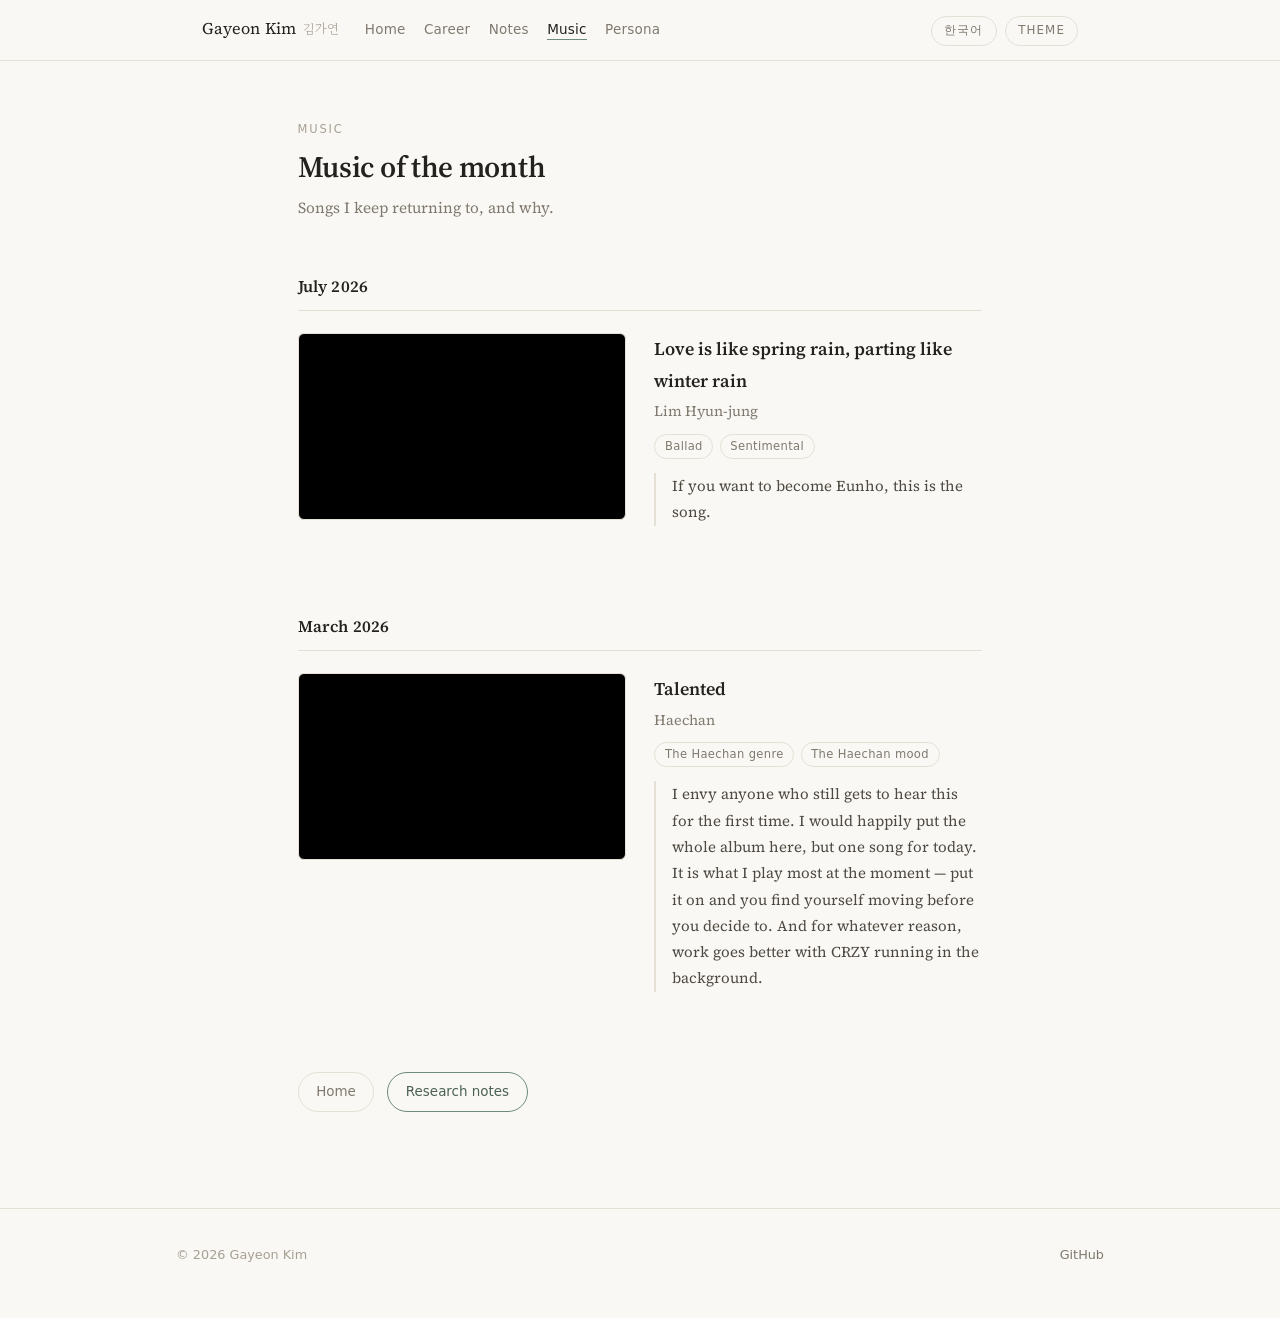
<file: music.html>
<!DOCTYPE html>
<html lang="en" data-lang="en"
      data-title-ko="음악 · 김가연"
      data-title-en="Music · Gayeon Kim">
<head>
  <meta charset="UTF-8" />
  <meta name="viewport" content="width=device-width, initial-scale=1.0" />
  <title>Music · Gayeon Kim</title>
  <link rel="stylesheet" href="style.css" />
  <link rel="icon" href="data:image/svg+xml,<svg xmlns='http://www.w3.org/2000/svg' viewBox='0 0 32 32'><rect width='32' height='32' rx='7' fill='%234a6153'/><text x='16' y='23' font-size='18' font-family='Georgia,serif' fill='%23faf8f4' text-anchor='middle'>g</text></svg>" />
  <script src="site.js"></script>
</head>
<body>

  <header class="site-header">
    <div class="header-inner">
      <a class="brand" href="index.html">Gayeon Kim<span class="brand-sub">김가연</span></a>
      <ul class="nav">
        <li><a href="index.html"><span data-lang-ko>홈</span><span data-lang-en>Home</span></a></li>
        <li><a href="career.html"><span data-lang-ko>이력</span><span data-lang-en>Career</span></a></li>
        <li><a href="study.html"><span data-lang-ko>노트</span><span data-lang-en>Notes</span></a></li>
        <li><a href="music.html" class="active"><span data-lang-ko>음악</span><span data-lang-en>Music</span></a></li>
        <li><a href="lgs_chat.html"><span data-lang-ko>페르소나</span><span data-lang-en>Persona</span></a></li>
      </ul>
      <div class="header-tools">
        <button class="tool-btn" type="button" data-lang-btn aria-label="Switch to English">
          <span data-lang-ko>ENG</span><span data-lang-en>한국어</span>
        </button>
        <button class="tool-btn" type="button" data-theme-btn aria-label="Toggle dark mode">
          <span data-lang-ko>테마</span><span data-lang-en>Theme</span>
        </button>
      </div>
    </div>
  </header>

  <div class="page-head">
    <span class="eyebrow">Music</span>
    <h1 class="page-title"><span data-lang-ko>이 달의 음악</span><span data-lang-en>Music of the month</span></h1>
    <p class="page-sub">
      <span data-lang-ko>좋아하는 노래와 그 이유를 적어 둡니다.</span>
      <span data-lang-en>Songs I keep returning to, and why.</span>
    </p>
  </div>

  <main class="container">

    <!-- ===== 2026.07 ===== -->
    <section class="section">
      <h2 class="section-title"><span data-lang-ko>2026년 7월</span><span data-lang-en>July 2026</span></h2>

      <div class="track">
        <div class="track-grid">
          <div class="track-video">
            <iframe
              src="https://www.youtube.com/embed/LmG1rPr5nbw"
              title="사랑은 봄비처럼... 이별은 겨울비처럼... — 임현정"
              loading="lazy"
              allow="accelerometer; autoplay; clipboard-write; encrypted-media; gyroscope; picture-in-picture"
              allowfullscreen></iframe>
          </div>
          <div>
            <div class="track-title">
              <span data-lang-ko>사랑은 봄비처럼… 이별은 겨울비처럼…</span>
              <span data-lang-en>Love is like spring rain, parting like winter rain</span>
            </div>
            <div class="track-artist"><span data-lang-ko>임현정</span><span data-lang-en>Lim Hyun-jung</span></div>
            <div class="tags">
              <span class="tag"><span data-lang-ko>발라드</span><span data-lang-en>Ballad</span></span>
              <span class="tag"><span data-lang-ko>감성</span><span data-lang-en>Sentimental</span></span>
            </div>
            <p class="track-why">
              <span data-lang-ko>은호가 되고 싶다면, 이 노래.</span>
              <span data-lang-en>If you want to become Eunho, this is the song.</span>
            </p>
          </div>
        </div>
      </div>
    </section>

    <!-- ===== 2026.03 ===== -->
    <section class="section">
      <h2 class="section-title"><span data-lang-ko>2026년 3월</span><span data-lang-en>March 2026</span></h2>

      <div class="track">
        <div class="track-grid">
          <div class="track-video">
            <iframe
              src="https://www.youtube.com/embed/G1sN7a7C0_w"
              title="Talented — 해찬"
              loading="lazy"
              allow="accelerometer; autoplay; clipboard-write; encrypted-media; gyroscope; picture-in-picture"
              allowfullscreen></iframe>
          </div>
          <div>
            <div class="track-title">Talented</div>
            <div class="track-artist"><span data-lang-ko>해찬</span><span data-lang-en>Haechan</span></div>
            <div class="tags">
              <span class="tag"><span data-lang-ko>해찬 장르</span><span data-lang-en>The Haechan genre</span></span>
              <span class="tag"><span data-lang-ko>해찬 분위기</span><span data-lang-en>The Haechan mood</span></span>
            </div>
            <p class="track-why">
              <span data-lang-ko>이 노래를 아직 안 들어본 귀가 부럽습니다. 사실 앨범 전체를 얹고 싶지만 오늘은 한 곡만. 요즘 가장 자주 재생하는 곡이고, 틀어 두면 어느새 몸이 먼저 움직입니다. CRZY 앨범을 걸어 두고 공부하면 이상하게 진도가 잘 나갑니다.</span>
              <span data-lang-en>I envy anyone who still gets to hear this for the first time. I would happily put the whole album here, but one song for today. It is what I play most at the moment — put it on and you find yourself moving before you decide to. And for whatever reason, work goes better with CRZY running in the background.</span>
            </p>
          </div>
        </div>
      </div>
    </section>

    <div class="actions">
      <a class="btn" href="index.html"><span data-lang-ko>홈으로</span><span data-lang-en>Home</span></a>
      <a class="btn primary" href="study.html"><span data-lang-ko>연구 노트 보기</span><span data-lang-en>Research notes</span></a>
    </div>

  </main>

  <footer class="site-footer">
    <div class="footer-inner">
      <span>© 2026 <span data-lang-ko>김가연</span><span data-lang-en>Gayeon Kim</span></span>
      <a href="https://github.com/eiloppang" target="_blank" rel="noopener">GitHub</a>
    </div>
  </footer>

</body>
</html>
</file>
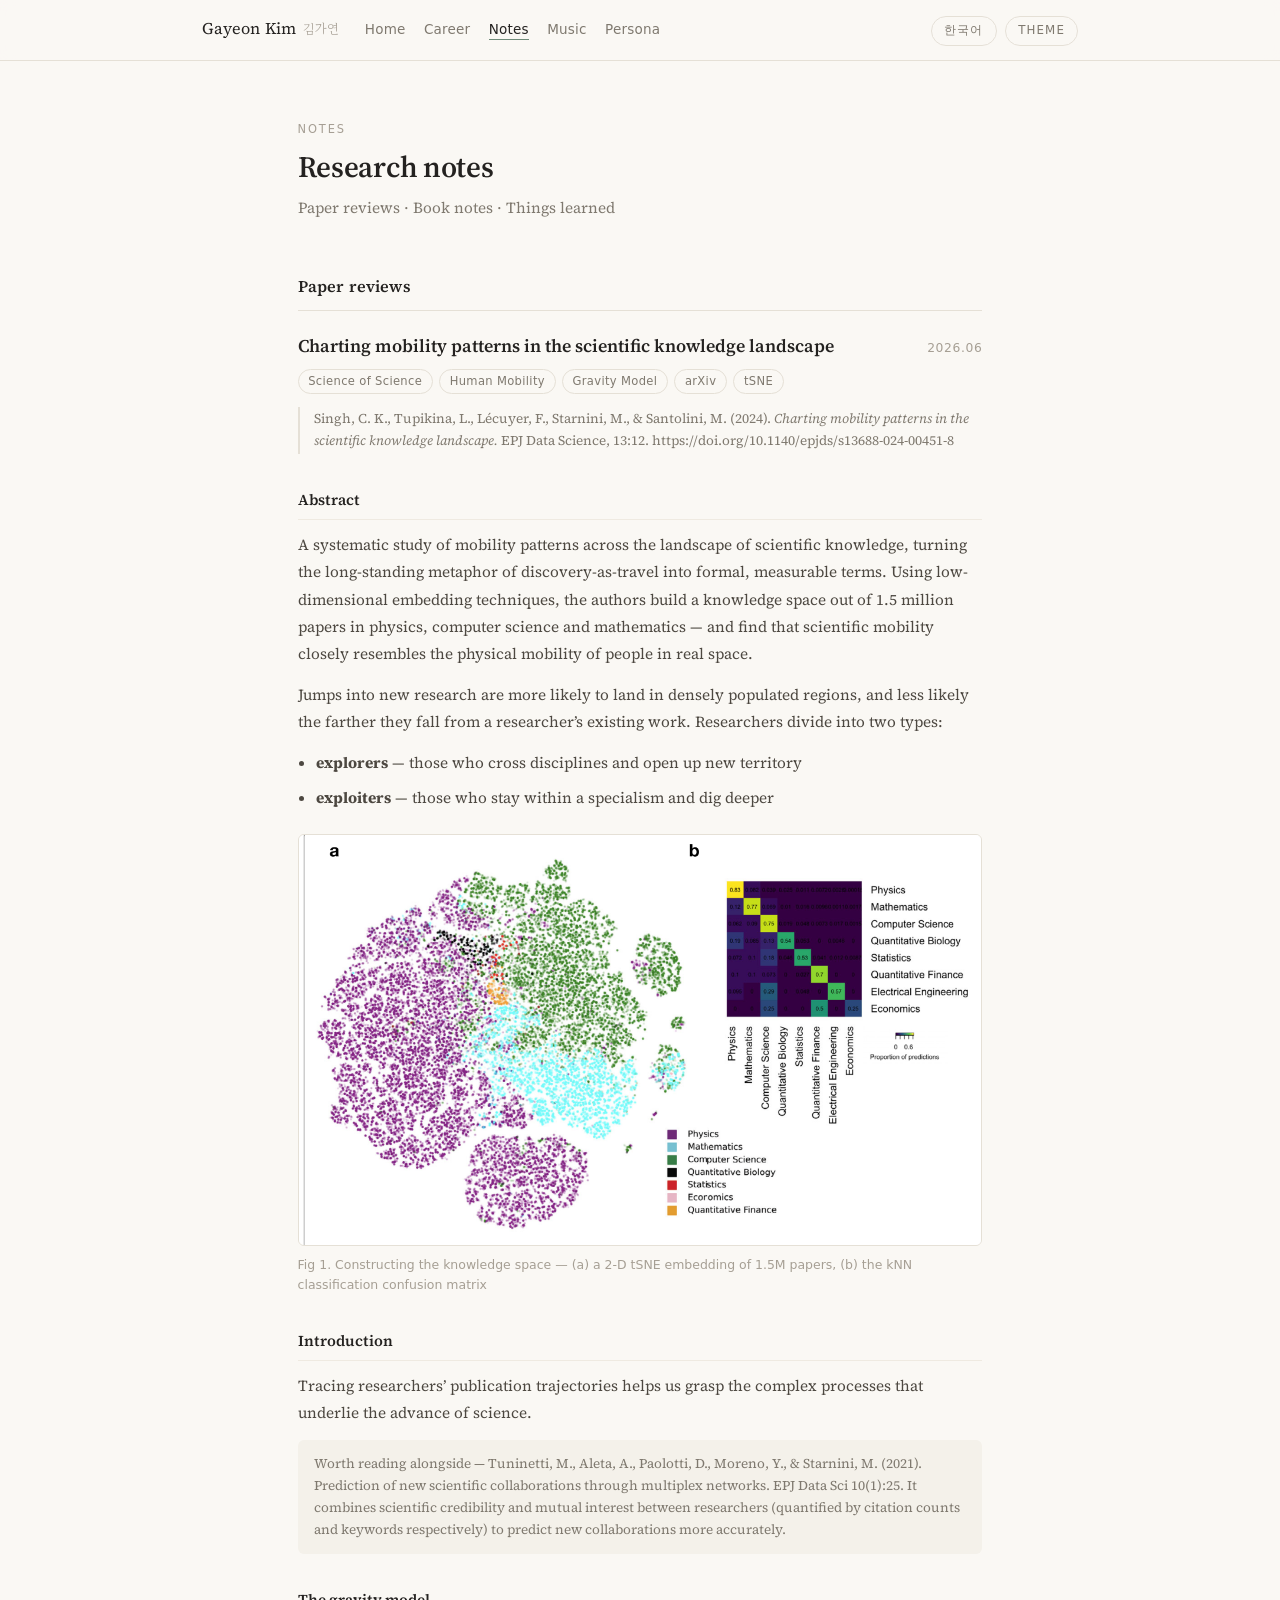
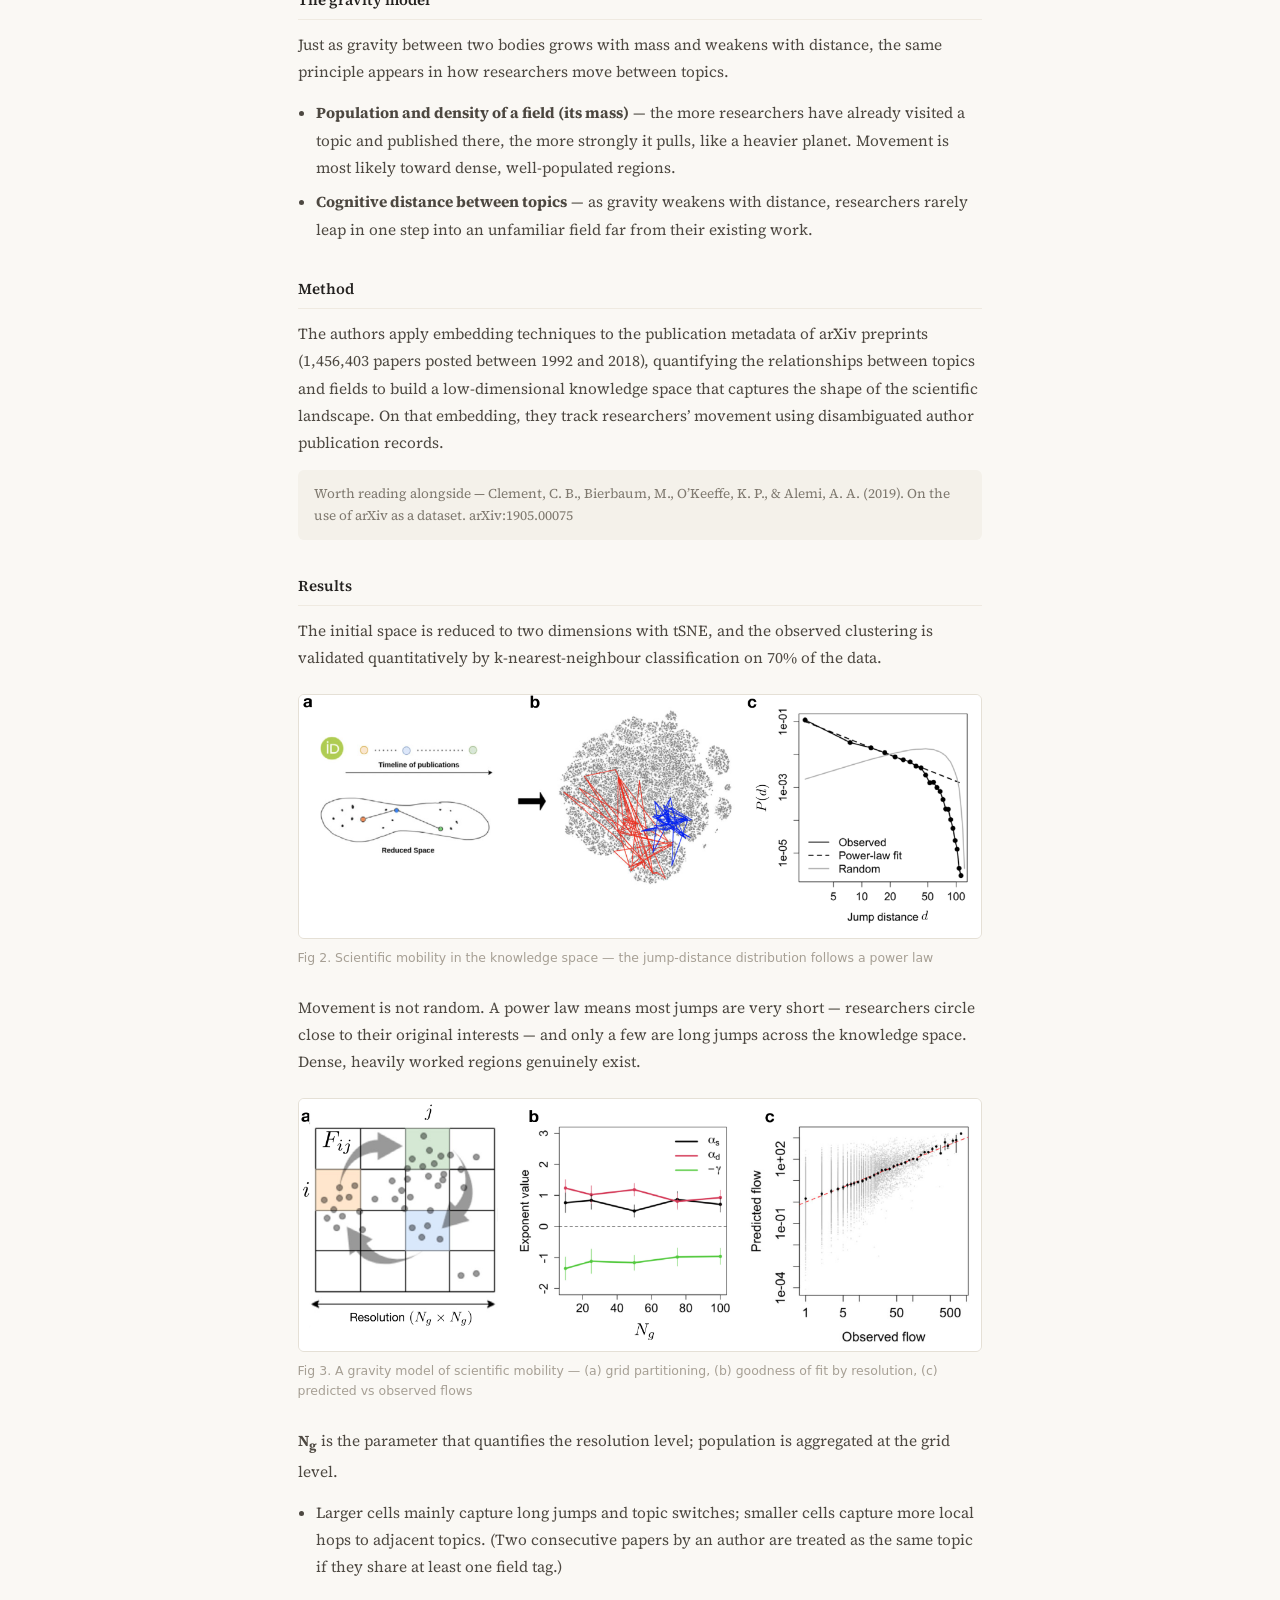
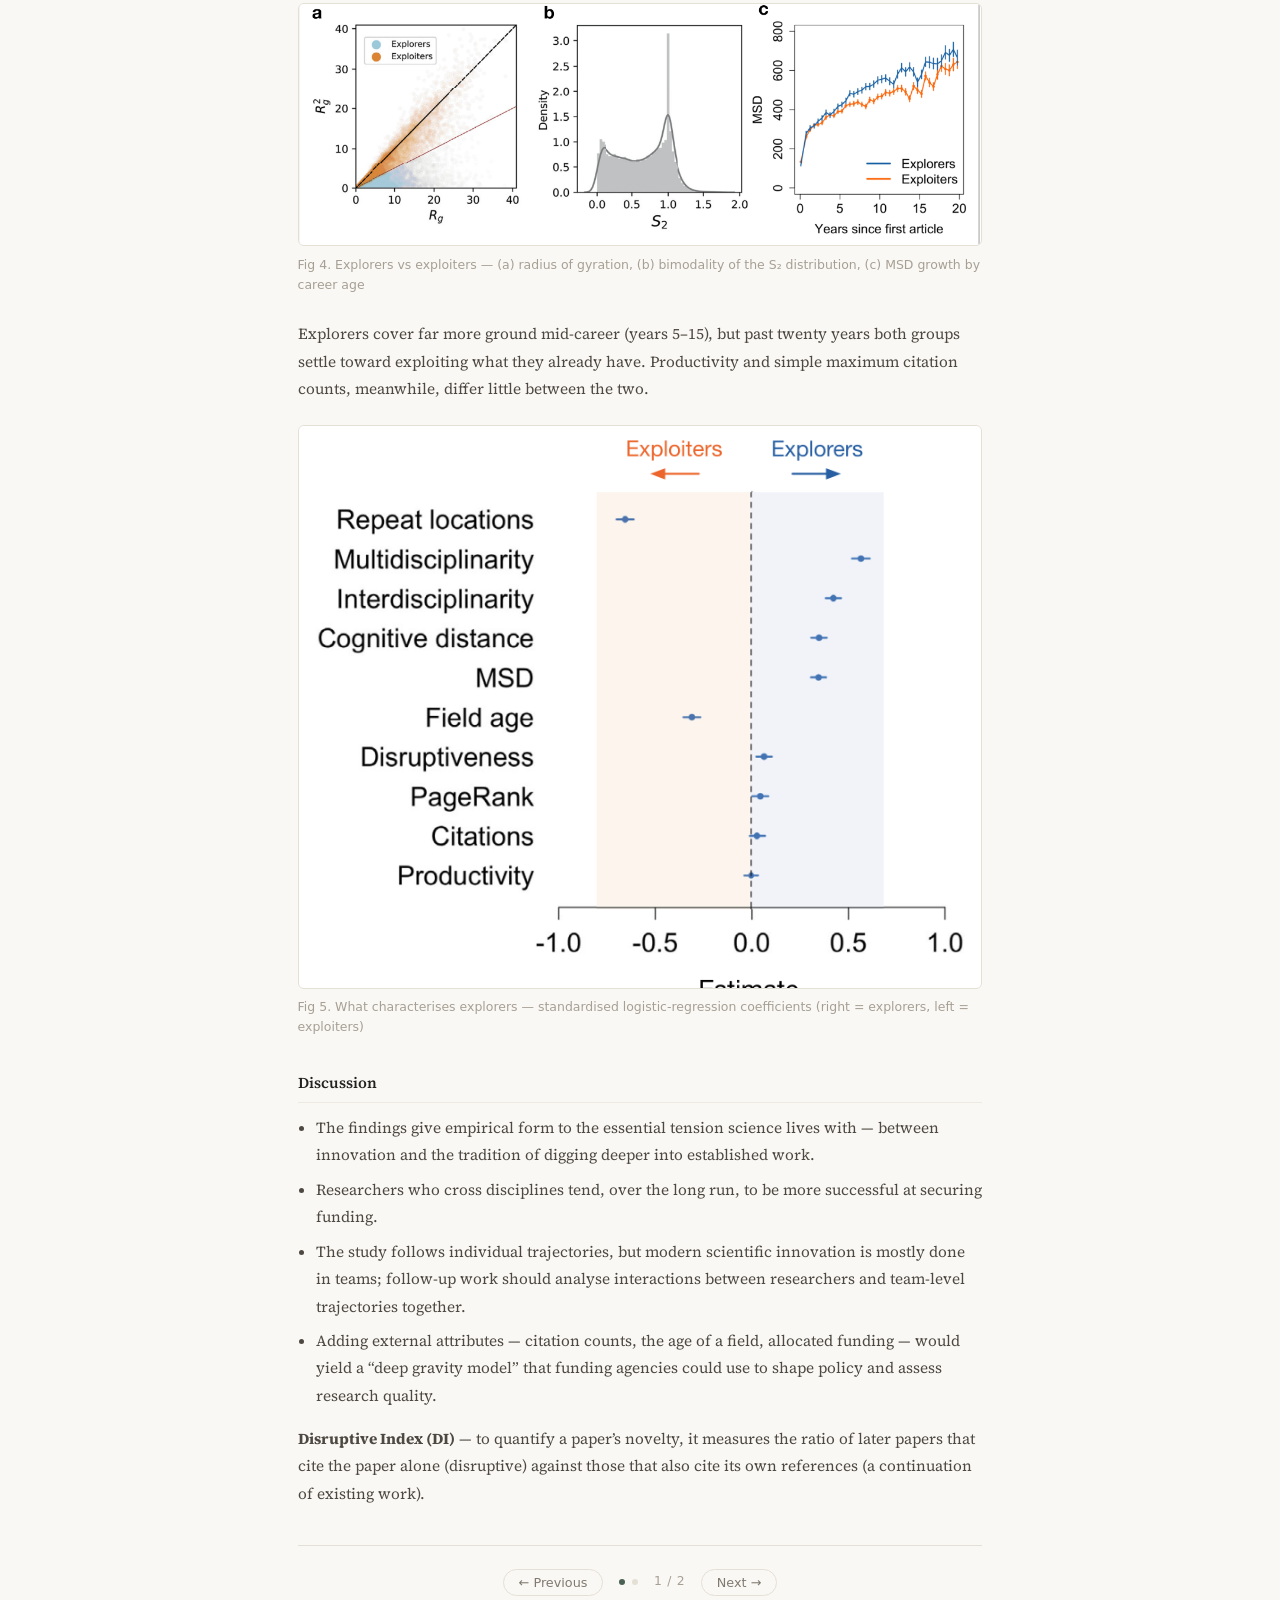
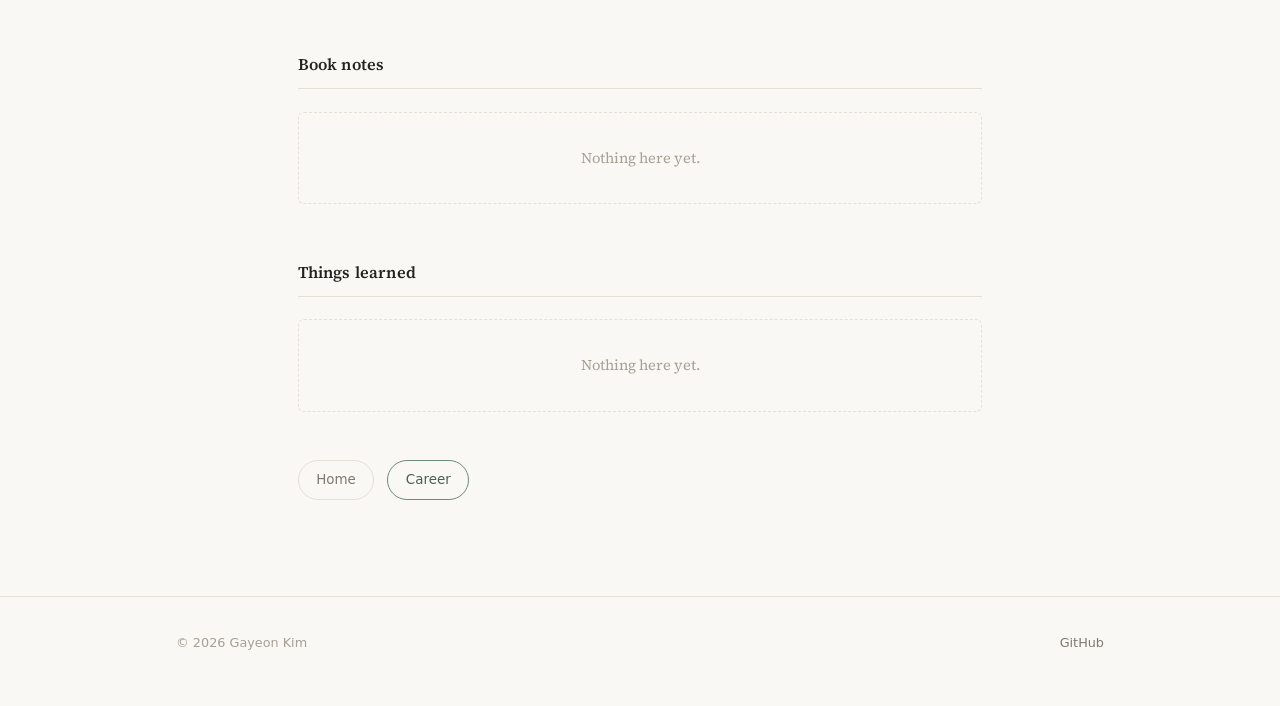
<file: study.html>
<!DOCTYPE html>
<html lang="en" data-lang="en"
      data-title-ko="연구 노트 · 김가연"
      data-title-en="Notes · Gayeon Kim">
<head>
  <meta charset="UTF-8" />
  <meta name="viewport" content="width=device-width, initial-scale=1.0" />
  <title>Notes · Gayeon Kim</title>
  <link rel="stylesheet" href="style.css" />
  <link rel="icon" href="data:image/svg+xml,<svg xmlns='http://www.w3.org/2000/svg' viewBox='0 0 32 32'><rect width='32' height='32' rx='7' fill='%234a6153'/><text x='16' y='23' font-size='18' font-family='Georgia,serif' fill='%23faf8f4' text-anchor='middle'>g</text></svg>" />
  <script src="site.js"></script>
</head>
<body>

  <header class="site-header">
    <div class="header-inner">
      <a class="brand" href="index.html">Gayeon Kim<span class="brand-sub">김가연</span></a>
      <ul class="nav">
        <li><a href="index.html"><span data-lang-ko>홈</span><span data-lang-en>Home</span></a></li>
        <li><a href="career.html"><span data-lang-ko>이력</span><span data-lang-en>Career</span></a></li>
        <li><a href="study.html" class="active"><span data-lang-ko>노트</span><span data-lang-en>Notes</span></a></li>
        <li><a href="music.html"><span data-lang-ko>음악</span><span data-lang-en>Music</span></a></li>
        <li><a href="lgs_chat.html"><span data-lang-ko>페르소나</span><span data-lang-en>Persona</span></a></li>
      </ul>
      <div class="header-tools">
        <button class="tool-btn" type="button" data-lang-btn aria-label="Switch to English">
          <span data-lang-ko>ENG</span><span data-lang-en>한국어</span>
        </button>
        <button class="tool-btn" type="button" data-theme-btn aria-label="Toggle dark mode">
          <span data-lang-ko>테마</span><span data-lang-en>Theme</span>
        </button>
      </div>
    </div>
  </header>

  <div class="page-head">
    <span class="eyebrow">Notes</span>
    <h1 class="page-title"><span data-lang-ko>연구 노트</span><span data-lang-en>Research notes</span></h1>
    <p class="page-sub">
      <span data-lang-ko>논문 리뷰 · 읽은 책 · 배운 것들</span>
      <span data-lang-en>Paper reviews · Book notes · Things learned</span>
    </p>
  </div>

  <main class="container">

    <!-- ===== Paper reviews ===== -->
    <section class="section">
      <h2 class="section-title"><span data-lang-ko>논문 리뷰</span><span data-lang-en>Paper reviews</span></h2>

      <div class="deck" id="paperDeck">

        <!-- ===== 1 · Charting mobility patterns ===== -->
        <article class="note slide active" id="paper-charting">
          <div class="note-head">
            <h3 class="note-title">Charting mobility patterns in the scientific knowledge landscape</h3>
            <span class="note-date">2026.06</span>
          </div>
          <div class="tags">
            <span class="tag">Science of Science</span>
            <span class="tag">Human Mobility</span>
            <span class="tag">Gravity Model</span>
            <span class="tag">arXiv</span>
            <span class="tag">tSNE</span>
          </div>

          <div class="note-body">
            <p class="citation">
              Singh, C. K., Tupikina, L., Lécuyer, F., Starnini, M., &amp; Santolini, M. (2024).
              <em>Charting mobility patterns in the scientific knowledge landscape.</em>
              EPJ Data Science, 13:12. https://doi.org/10.1140/epjds/s13688-024-00451-8
            </p>

            <h3>Abstract</h3>
            <div data-lang-ko>
              <p>과학 지식 지형(지식 공간)에서의 이동 패턴을 체계적으로 연구하여, 과학적 발견 과정을 공간 이동에 비유하던 은유적 아이디어를 공식적이고 과학적인 용어로 구체화한 연구다. 저차원 임베딩 기법으로 물리학·컴퓨터과학·수학 분야의 논문 150만 편으로 이루어진 knowledge space를 구축했고, 그 결과 과학적 이동 패턴이 실제 사람들의 물리적 공간 이동과 매우 유사하다는 것을 발견했다.</p>
              <p>새로운 연구로의 도약은 논문 밀도가 높은 영역에서 일어날 확률이 높고, 기존 연구와 거리가 먼 영역으로 이동할 확률은 낮아진다. 연구자는 두 유형으로 나뉜다.</p>
              <ul>
                <li><strong>explorers</strong> — 학문을 넘나들며 새로운 분야를 개척하는 유형</li>
                <li><strong>exploiters</strong> — 특정 전문 분야에 머무르며 지식을 파고드는 유형</li>
              </ul>
            </div>
            <div data-lang-en>
              <p>A systematic study of mobility patterns across the landscape of scientific knowledge, turning the long-standing metaphor of discovery-as-travel into formal, measurable terms. Using low-dimensional embedding techniques, the authors build a knowledge space out of 1.5 million papers in physics, computer science and mathematics — and find that scientific mobility closely resembles the physical mobility of people in real space.</p>
              <p>Jumps into new research are more likely to land in densely populated regions, and less likely the farther they fall from a researcher’s existing work. Researchers divide into two types:</p>
              <ul>
                <li><strong>explorers</strong> — those who cross disciplines and open up new territory</li>
                <li><strong>exploiters</strong> — those who stay within a specialism and dig deeper</li>
              </ul>
            </div>

            <figure class="figure">
              <img src="img/papers/fig1_knowledge_space.png" alt="Figure 1 — Construction of the knowledge space" loading="lazy" />
              <figcaption>
                <span data-lang-ko>Fig 1. 지식 공간의 구축 — (a) 150만 편 논문의 tSNE 2차원 임베딩, (b) kNN 분류 혼동 행렬</span>
                <span data-lang-en>Fig 1. Constructing the knowledge space — (a) a 2-D tSNE embedding of 1.5M papers, (b) the kNN classification confusion matrix</span>
              </figcaption>
            </figure>

            <h3>Introduction</h3>
            <p data-lang-ko>연구자들의 논문 발표 궤적을 살피는 일은 과학 발전의 근간을 이루는 복잡한 과정을 파악하는 데 도움이 된다.</p>
            <p data-lang-en>Tracing researchers’ publication trajectories helps us grasp the complex processes that underlie the advance of science.</p>

            <p class="aside-note" data-lang-ko>
              참고할 만한 논문 — Tuninetti, M., Aleta, A., Paolotti, D., Moreno, Y., &amp; Starnini, M. (2021).
              Prediction of new scientific collaborations through multiplex networks. EPJ Data Sci 10(1):25.
              연구자 간 과학적 신뢰도와 상호 관심도(각각 인용 횟수와 키워드로 정량화)를 결합해 새로운 협력 가능성을 더 정확히 예측한다.
            </p>
            <p class="aside-note" data-lang-en>
              Worth reading alongside — Tuninetti, M., Aleta, A., Paolotti, D., Moreno, Y., &amp; Starnini, M. (2021).
              Prediction of new scientific collaborations through multiplex networks. EPJ Data Sci 10(1):25.
              It combines scientific credibility and mutual interest between researchers (quantified by citation counts and keywords respectively) to predict new collaborations more accurately.
            </p>

            <h3><span data-lang-ko>중력 모델</span><span data-lang-en>The gravity model</span></h3>
            <div data-lang-ko>
              <p>물리학에서 두 물체 사이의 중력이 질량이 클수록·거리가 가까울수록 강해지듯, 같은 원리가 연구자들의 주제 이동 패턴에서도 나타난다.</p>
              <ul>
                <li><strong>분야의 인구수와 밀도(질량)</strong> — 이미 많은 연구자가 방문해 논문을 출판한 분야일수록 질량이 큰 행성처럼 강하게 끌어당긴다. 연구자들은 논문 밀도가 높은 영역으로 이동할 확률이 높다.</li>
                <li><strong>주제 간 인지적 거리</strong> — 거리가 멀수록 중력이 약해지듯, 연구자들이 기존 연구에서 너무 멀리 떨어진 생소한 분야로 한 번에 건너뛸 확률은 낮다.</li>
              </ul>
            </div>
            <div data-lang-en>
              <p>Just as gravity between two bodies grows with mass and weakens with distance, the same principle appears in how researchers move between topics.</p>
              <ul>
                <li><strong>Population and density of a field (its mass)</strong> — the more researchers have already visited a topic and published there, the more strongly it pulls, like a heavier planet. Movement is most likely toward dense, well-populated regions.</li>
                <li><strong>Cognitive distance between topics</strong> — as gravity weakens with distance, researchers rarely leap in one step into an unfamiliar field far from their existing work.</li>
              </ul>
            </div>

            <h3><span data-lang-ko>연구 방법</span><span data-lang-en>Method</span></h3>
            <p data-lang-ko>arXiv 프리프린트의 출판 메타데이터(1992–2018년 게재된 1,456,403편)에 임베딩 기법을 적용해, 서로 다른 주제와 분야 사이의 관계를 정량화하고 과학적 지형의 본질을 포착하는 저차원 지식 공간을 구축했다. 이렇게 얻은 임베딩 위에서, 저자 식별(disambiguation)을 거친 연구자들의 출판 기록으로 그들의 이동을 추적했다.</p>
            <p data-lang-en>The authors apply embedding techniques to the publication metadata of arXiv preprints (1,456,403 papers posted between 1992 and 2018), quantifying the relationships between topics and fields to build a low-dimensional knowledge space that captures the shape of the scientific landscape. On that embedding, they track researchers’ movement using disambiguated author publication records.</p>

            <p class="aside-note" data-lang-ko>
              참고할 만한 논문 — Clement, C. B., Bierbaum, M., O’Keeffe, K. P., &amp; Alemi, A. A. (2019).
              On the use of arXiv as a dataset. arXiv:1905.00075
            </p>
            <p class="aside-note" data-lang-en>
              Worth reading alongside — Clement, C. B., Bierbaum, M., O’Keeffe, K. P., &amp; Alemi, A. A. (2019).
              On the use of arXiv as a dataset. arXiv:1905.00075
            </p>

            <h3><span data-lang-ko>결과</span><span data-lang-en>Results</span></h3>
            <p data-lang-ko>tSNE로 초기 공간을 2차원에 임베딩해 차원을 축소했고, 관찰된 클러스터링을 정량적으로 검증하기 위해 데이터의 70%로 k-최근접 이웃 분류를 수행했다.</p>
            <p data-lang-en>The initial space is reduced to two dimensions with tSNE, and the observed clustering is validated quantitatively by k-nearest-neighbour classification on 70% of the data.</p>

            <figure class="figure">
              <img src="img/papers/fig2_scientific_mobility.png" alt="Figure 2 — Scientific mobility in the knowledge space" loading="lazy" />
              <figcaption>
                <span data-lang-ko>Fig 2. 지식 공간에서의 과학적 이동 — 점프 거리 분포가 거듭제곱 법칙을 따른다</span>
                <span data-lang-en>Fig 2. Scientific mobility in the knowledge space — the jump-distance distribution follows a power law</span>
              </figcaption>
            </figure>

            <p data-lang-ko>연구자들의 이동은 무작위가 아니다. 거듭제곱 법칙을 따른다는 것은 대부분의 점프가 아주 짧고(원래 관심사 가까이에서 맴돌고), 극히 일부만이 지식 공간을 가로지르는 먼 이동(long jump)이라는 뜻이다. 또한 실제로 더 많은 연구가 이루어진 밀집 지역이 존재한다.</p>
            <p data-lang-en>Movement is not random. A power law means most jumps are very short — researchers circle close to their original interests — and only a few are long jumps across the knowledge space. Dense, heavily worked regions genuinely exist.</p>

            <figure class="figure">
              <img src="img/papers/fig3_gravity_model.png" alt="Figure 3 — A gravity model for scientific mobility" loading="lazy" />
              <figcaption>
                <span data-lang-ko>Fig 3. 과학적 이동의 중력 모델 — (a) 격자 분할, (b) 해상도별 적합 지수, (c) 예측 대 관측 흐름</span>
                <span data-lang-en>Fig 3. A gravity model of scientific mobility — (a) grid partitioning, (b) goodness of fit by resolution, (c) predicted vs observed flows</span>
              </figcaption>
            </figure>

            <div data-lang-ko>
              <p><strong>N<sub>g</sub></strong>는 해상도 수준을 정량화하는 매개변수이며, 인구 수는 격자 수준에서 집계된다.</p>
              <ul>
                <li>격자 셀이 클수록 장거리 도약이나 토픽 전환을 주로 포착하고, 셀이 작을수록 인접 토픽으로의 국소적 도약을 더 많이 포착한다. (저자의 연속된 두 논문이 적어도 하나의 필드 태그를 공유하면 동일 주제로 간주)</li>
              </ul>
            </div>
            <div data-lang-en>
              <p><strong>N<sub>g</sub></strong> is the parameter that quantifies the resolution level; population is aggregated at the grid level.</p>
              <ul>
                <li>Larger cells mainly capture long jumps and topic switches; smaller cells capture more local hops to adjacent topics. (Two consecutive papers by an author are treated as the same topic if they share at least one field tag.)</li>
              </ul>
            </div>

            <figure class="figure">
              <img src="img/papers/fig4_explorers_exploiters.png" alt="Figure 4 — Explorers and exploiters in the knowledge space" loading="lazy" />
              <figcaption>
                <span data-lang-ko>Fig 4. 탐험가와 활용자 — (a) 회전 반경 비교, (b) S₂ 분포의 이봉성, (c) 연차별 MSD 성장</span>
                <span data-lang-en>Fig 4. Explorers vs exploiters — (a) radius of gyration, (b) bimodality of the S₂ distribution, (c) MSD growth by career age</span>
              </figcaption>
            </figure>

            <p data-lang-ko>탐험가들은 커리어 중반(5–15년 차)에 지식 공간을 훨씬 넓게 개척하지만, 20년 차 이상 시니어가 되면 두 집단 모두 기존 연구를 활용하는 쪽으로 안주하는 경향을 보인다. 한편 생산성이나 논문의 단순 최대 인용 수는 두 집단 사이에 큰 차이가 없었다.</p>
            <p data-lang-en>Explorers cover far more ground mid-career (years 5–15), but past twenty years both groups settle toward exploiting what they already have. Productivity and simple maximum citation counts, meanwhile, differ little between the two.</p>

            <figure class="figure">
              <img src="img/papers/fig5_characteristics.png" alt="Figure 5 — Characteristics of explorers" loading="lazy" />
              <figcaption>
                <span data-lang-ko>Fig 5. 탐험가의 특성 — 로지스틱 회귀 표준화 계수 (오른쪽=explorers, 왼쪽=exploiters)</span>
                <span data-lang-en>Fig 5. What characterises explorers — standardised logistic-regression coefficients (right = explorers, left = exploiters)</span>
              </figcaption>
            </figure>

            <h3>Discussion</h3>
            <div data-lang-ko>
              <ul>
                <li>혁신과, 기존 성과를 깊이 파고드는 전통 사이에서 과학계가 겪는 필수적 긴장 관계(essential tension)를 실증적으로 보여주는 결과다.</li>
                <li>여러 학문을 가로지르는 연구자들이 장기적으로는 연구비 확보 등에서 더 큰 성공을 거두는 경향이 있다.</li>
                <li>이 연구는 개별 연구자의 궤적에 초점을 맞추었지만, 현대 과학의 혁신은 대부분 팀 단위로 이루어진다. 개별 연구자의 상호작용과 팀 궤적을 묶어 분석하는 후속 연구가 필요하다.</li>
                <li>피인용 수, 분야의 연차, 배정된 연구비 같은 외부 속성을 더해 이른바 딥 중력 모델을 구축한다면, 연구 지원 기관이 정책을 세우고 연구의 질을 평가하는 데 유용한 도구가 될 수 있다.</li>
              </ul>
              <p><strong>Disruptive Index (DI)</strong> — 논문의 혁신성을 수치화하기 위해, 후속 논문들이 이 논문만 인용하는지(혁신적) 아니면 이 논문이 참고한 과거 문헌까지 함께 인용하는지(기존 연구의 연장)의 비율을 계산한다.</p>
            </div>
            <div data-lang-en>
              <ul>
                <li>The findings give empirical form to the essential tension science lives with — between innovation and the tradition of digging deeper into established work.</li>
                <li>Researchers who cross disciplines tend, over the long run, to be more successful at securing funding.</li>
                <li>The study follows individual trajectories, but modern scientific innovation is mostly done in teams; follow-up work should analyse interactions between researchers and team-level trajectories together.</li>
                <li>Adding external attributes — citation counts, the age of a field, allocated funding — would yield a “deep gravity model” that funding agencies could use to shape policy and assess research quality.</li>
              </ul>
              <p><strong>Disruptive Index (DI)</strong> — to quantify a paper’s novelty, it measures the ratio of later papers that cite the paper alone (disruptive) against those that also cite its own references (a continuation of existing work).</p>
            </div>
          </div>
        </article>

        <!-- ===== 2 · Fiction Flows ===== -->
        <article class="note slide" id="paper-fiction">
          <div class="note-head">
            <h3 class="note-title">Fiction Flows: A Replication and Reinterpretation of Narrative Sequentiality</h3>
            <span class="note-date">2026.07</span>
          </div>
          <div class="tags">
            <span class="tag">Narrative Flow</span>
            <span class="tag">Sequentiality</span>
            <span class="tag">LLM</span>
            <span class="tag">Replication</span>
            <span class="tag">NLP</span>
          </div>

          <div class="note-body">
            <p class="citation">
              Piper, A., Hamilton, S., Zhou, H., &amp; Pianzola, F. (2026).
              <em>Fiction Flows: A Replication and Reinterpretation of Narrative Sequentiality.</em>
              Proceedings of ACL 2026 (Long Papers), 34158–34174.
              <span data-lang-ko>(원 연구: Sap et al., 2022, PNAS)</span>
              <span data-lang-en>(replicating Sap et al., 2022, PNAS)</span>
            </p>

            <h3>Abstract</h3>
            <div data-lang-ko>
              <p>서사적 흐름(narrative flow)은 기억과 기대의 상호작용에서 생겨나며, 이야기가 만들어지는 방식과 이해되는 방식 양쪽을 규정한다. 즉 flow는 ① 인지적 과정에 뿌리를 두고, ② 생산자와 수용자 양면에 걸쳐 있다.</p>
              <p>이 추상적 구성 개념을 <strong>조작화</strong>하기 위해 Sap et al.(2022)은 <strong>sequentiality</strong>를 제안했다 — 추상적인 narrative flow를 “문장 예측 가능성 계산”이라는 측정 가능한 절차로 바꾼 것이다. 이들에게 “흐름이 좋다”는 <em>앞 문장을 읽고 나면 다음 문장이 예측하기 쉬워진다</em>는 뜻이고, 그래서 상상한 이야기가 회상한 이야기보다 flow가 좋다고 보고했다. 전형적인 이야기 틀·스키마는 따라갈 수 있어 예측이 쉬워지는 반면, 실제 회상은 우연적·개별적 디테일이 흐름을 끊기 때문이다.</p>
              <p>본 논문은 ① 여러 언어모델에 걸친 대규모 재현, ② 모델링 선택이 원 결과를 어떻게 좌우하는지 분석, ③ 출판된 픽션·서사적 논픽션 지문을 써서 일반화를 검증한다. 핵심 결론은 <strong>그 효과가 대상(narrative flow)이 아니라 측정 도구(setup)에서 나왔다</strong>는 것이며, imagined 대 recalled가 아니라 <strong>fiction 대 non-fiction</strong>에서 픽션적 서술이 sequentiality의 진짜 담지자로 드러난다.</p>
            </div>
            <div data-lang-en>
              <p>Narrative flow arises from the interaction of memory and expectation, and shapes both how stories are made and how they are understood. Flow is therefore ① rooted in cognitive process and ② spread across producer and receiver alike.</p>
              <p>To <strong>operationalise</strong> this abstract construct, Sap et al. (2022) proposed <strong>sequentiality</strong> — turning narrative flow into a measurable procedure: computing sentence predictability. For them “good flow” means <em>having read the preceding sentences, the next one becomes easier to predict</em>; on that basis they reported that imagined stories flow better than recalled ones. Conventional story schemas can be followed and so are easy to predict, whereas real recollection is broken up by contingent, particular detail.</p>
              <p>This paper ① replicates at scale across many language models, ② analyses how modelling choices drive the original result, and ③ tests generalisation on published fiction and narrative non-fiction. The central conclusion: <strong>the effect came from the measurement setup, not from the object (narrative flow)</strong> — and the real carrier of sequentiality turns out to be fictional narration, i.e. <strong>fiction vs non-fiction</strong> rather than imagined vs recalled.</p>
            </div>

            <figure class="figure">
              <img src="img/papers/ff_fig1.png" alt="Figure 1 — Sap et al. generative framework" loading="lazy" />
              <figcaption>
                <span data-lang-ko>Fig 1. Sap et al.(2022)의 생성 프레임워크 — 경험 → 회상(recalled) → 요약(topic) → 재화(retold)·상상(imagined)</span>
                <span data-lang-en>Fig 1. The generative framework of Sap et al. (2022) — experience → recalled → summary (topic) → retold / imagined</span>
              </figcaption>
            </figure>

            <h3>Introduction</h3>
            <div data-lang-ko>
              <p>Sap et al.은 “narrative flow”(한 사건이 다음 사건으로 얼마나 자연스럽게 이어지는가)를 계량화하기 위해 sequentiality라는 계산적 측정치를 도입했다. GPT-3로 문장 수준 likelihood를 추정했고, <strong>상상 이야기 &gt; 자서전 이야기</strong>로 sequentiality가 더 높게 나왔다.</p>
              <ul>
                <li><strong>flow</strong> — 넓고 주관적인 심리 현상(몰입·경험)</li>
                <li><strong>sequentiality</strong> — 그 현상이 텍스트로 드러나는 부분만 떼어낸 것</li>
              </ul>
              <p>결국 <em>sequentiality를 쟀다고 flow를 잰 것은 아니다</em>로 수렴한다. LLM은 이 문제에 새로운 렌즈를 제공하는데, 서사에서 무엇이 전형적으로 뒤따르는지에 대한 인간의 기대를 뒷받침하는 분포적 단서를 상당 부분 내재화하기 때문이다. LLM의 역할은 ① <strong>measurement tool</strong>(LLM으로 flow를 잰다), ② <strong>computational hypothesis</strong>(LLM 자체가 저자·독자의 예측 방식에 대한 가설)로 볼 수 있다.</p>
            </div>
            <div data-lang-en>
              <p>Sap et al. introduced sequentiality as a computational measure of “narrative flow” — how naturally one event leads into the next. Sentence-level likelihoods were estimated with GPT-3, and sequentiality came out higher for <strong>imagined stories than for autobiographical ones</strong>.</p>
              <ul>
                <li><strong>flow</strong> — a broad, subjective psychological phenomenon (absorption, experience)</li>
                <li><strong>sequentiality</strong> — only the part of that phenomenon that surfaces in the text</li>
              </ul>
              <p>Which converges on: <em>measuring sequentiality is not the same as measuring flow</em>. LLMs offer a new lens here, since they internalise much of the distributional evidence behind human expectations about what typically follows in a narrative. Their role can be read two ways: ① as a <strong>measurement tool</strong> (use the LLM to measure flow), and ② as a <strong>computational hypothesis</strong> (the LLM itself is a hypothesis about how authors and readers predict).</p>
            </div>

            <h3><span data-lang-ko>Sap et al.(2022)의 미해결 문제 넷</span><span data-lang-en>Four unresolved problems in Sap et al. (2022)</span></h3>
            <div data-lang-ko>
              <ul>
                <li><strong>narrow operationalization</strong> — flow 자체를 “모델의 예측 용이성”과 동일시해 버린다. flow는 넓고 주관적인데, sequentiality는 고작 모델이 예측하기 쉬운 정도로만 잡는다.</li>
                <li><strong>single proprietary model</strong> — GPT-3 하나로만 했으니, 그 발견이 모델 구조·규모·훈련 데이터로부터 얼마나 독립적인지 알 수 없다.</li>
                <li><strong>idiosyncrasies in the formula</strong> — plot summary(topic)를 포함하기 때문에 어느 구성 요소가 차이를 만드는지 분리하기 어렵다. 원 효과가 거의 전적으로 topic 항의 포함에 매달려 있어, 문맥 흐름이 아니라 <em>story–summary mismatch</em>에 대한 민감성을 가리킨다.</li>
                <li><strong>특정 데이터셋(HippoCorpus)에 국한</strong> — 크라우드워커의 일기형 서사와 요약 프롬프트라는 특수한 조건에 묶여 있다.</li>
              </ul>
              <p>⇒ sequentiality는 상상 그 자체의 속성이라기보다 <strong>픽션적 서술의 속성</strong>으로 이해하는 편이 낫다. 즉 sequentiality는 flow가 아니라, 조건(모델·데이터)에 따라 흔들리는 부분적 지표다.</p>
            </div>
            <div data-lang-en>
              <ul>
                <li><strong>Narrow operationalisation</strong> — flow is equated with a model’s ease of prediction. Flow is broad and subjective; sequentiality captures only how easily a model predicts.</li>
                <li><strong>A single proprietary model</strong> — with GPT-3 alone, there is no way to know how independent the finding is of architecture, scale and training data.</li>
                <li><strong>Idiosyncrasies in the formula</strong> — because the plot summary (topic) is included, it is hard to isolate which component produces the difference. The original effect hangs almost entirely on the topic term, which points to sensitivity to <em>story–summary mismatch</em> rather than to contextual flow.</li>
                <li><strong>Confined to one dataset (HippoCorpus)</strong> — bound to the peculiar conditions of crowdworker diary-style narratives and summary prompts.</li>
              </ul>
              <p>⇒ Sequentiality is better understood as a property of <strong>fictional narration</strong> than of imagination per se. It is not flow, but a partial indicator that shifts with the model and data used.</p>
            </div>

            <h3>Method</h3>
            <div data-lang-ko>
              <p>공식은 <code>SEQ = NLL(topic-only) − NLL(topic+context)</code> — 문맥이 진짜 도움이 됐는지(진짜 flow), 아니면 문장이 요약과 맞지 않아 topic-only NLL이 애초에 컸는지를 구분하지 못한다.</p>
              <ul>
                <li><strong>Model effects</strong> — 7개 모델(GPT-2/3, LLaMA 3.1, Qwen 3 8B·0.6B, SmolLM 3, Mistral 3)을 세대·크기·구조 전반에 흩뜨려 사용하고, base 모델 위주로 간다.</li>
                <li><strong>Formula effects</strong> — (A) <em>Exact replication(“With Topic”)</em>: 원 공식을 최대한 그대로 재현. (B) <em>Context-only(“No Topic”)</em>: topic을 빈 문자열로 대체해 국소 문맥의 기여만 분리.</li>
                <li><strong>Data effects</strong> — HippoCorpus를 넘어 CONLIT 데이터셋의 출판 픽션 대 매칭된 논픽션(자서전·전기·비서사)을 시점(POV)을 통제하며 비교.</li>
                <li><strong>타당성 검증</strong> — 표준 담화 응집성 지표(어휘·의미 중첩, 담화 연결어·RST·시제·행위자 연속성, 문장 난이도)와 직접 대조. context-only sequentiality를 H1·H3 창에서 계산해 위계적 혼합효과 회귀로 예측.</li>
              </ul>
            </div>
            <div data-lang-en>
              <p>The formula is <code>SEQ = NLL(topic-only) − NLL(topic+context)</code>, which cannot distinguish between context genuinely helping (real flow) and the topic-only NLL simply being large because the sentence does not match the summary.</p>
              <ul>
                <li><strong>Model effects</strong> — seven models (GPT-2/3, LLaMA 3.1, Qwen 3 8B and 0.6B, SmolLM 3, Mistral 3) spread across generations, sizes and architectures, working mainly with base models.</li>
                <li><strong>Formula effects</strong> — (A) <em>exact replication (“With Topic”)</em>, reproducing the original formula as closely as possible; (B) <em>context-only (“No Topic”)</em>, replacing the topic with an empty string to isolate the contribution of local context.</li>
                <li><strong>Data effects</strong> — moving beyond HippoCorpus to the CONLIT dataset, comparing published fiction against matched non-fiction (memoir, biography, non-narrative) with point of view controlled.</li>
                <li><strong>Validity checks</strong> — direct comparison against standard discourse-coherence measures (lexical and semantic overlap, discourse connectives, RST, tense and entity continuity, sentence difficulty), predicting context-only sequentiality in the H1 and H3 windows with hierarchical mixed-effects regression.</li>
              </ul>
            </div>

            <figure class="figure">
              <img src="img/papers/ff_fig2.png" alt="Figure 2 — Model- and formulation-level effects" loading="lazy" />
              <figcaption>
                <span data-lang-ko>Fig 2. 모델·공식별 효과 — (좌) 평균 sequentiality, (우) imagined 대 recalled 효과크기(Hedges’ g). With Topic에서는 크지만 No Topic에서는 0 근처로 붕괴한다</span>
                <span data-lang-en>Fig 2. Model- and formulation-level effects — (left) mean sequentiality, (right) imagined vs recalled effect size (Hedges’ g). Large under With Topic, collapsing to near zero under No Topic</span>
              </figcaption>
            </figure>

            <h3>Results</h3>
            <div data-lang-ko>
              <ul>
                <li><strong>직접 재현은 성공</strong> — 원 공식(With Topic)에서 imagined &gt; recalled가 모든 모델에서 중~대 효과크기로 재현됐다(평균 g ≈ 0.58).</li>
                <li><strong>그런데 전부 topic 항에 달려 있다</strong> — topic을 빼고 문맥만 조건으로 주면(No Topic) 효과크기가 사실상 0으로 붕괴한다(평균 g ≈ 0.07). 즉 원 측정은 문맥적 flow가 아니라 “요약과의 불일치”를 보상하고 있었다. 상상 이야기가 높게 나온 것은 더 sequential해서가 아니라, 남이 쓴 요약과 덜 비슷했기 때문이다.</li>
                <li><strong>픽션은 실제로 더 흐른다</strong> — 장르 기반 조작화(CONLIT)에서는 context-only 공식으로도 픽션이 논픽션 장르보다 일관되게 높은 sequentiality를 보였다(중~대 효과). 반면 자서전과 전기 사이에는 의미 있는 차이가 없어, 효과가 “실재 사건”이 아니라 “비실재 사건의 구성”에서 온다는 점을 시사한다.</li>
                <li><strong>표준 응집성 지표는 sequentiality를 예측하지 못한다</strong> — 문장 난이도를 통제하면 어휘 중첩, 의미 유사도, 개체·시제 연속성, 담화 관계 어느 것도 문맥적 예측 이득과 신뢰할 만하게 연관되지 않았다(모두 p &gt; .20).</li>
                <li><strong>Instruction-tuned 모델은 불안정하다</strong> — 분해하면 baseline과 contextual 성분이 각각 recalled를 선호하는데도 그 차이는 imagined 쪽 양수로 나타나, 지시 튜닝이 유발한 왜곡의 상호작용임을 드러낸다.</li>
              </ul>
            </div>
            <div data-lang-en>
              <ul>
                <li><strong>The direct replication succeeds</strong> — under the original formula (With Topic), imagined &gt; recalled reproduces across every model at medium-to-large effect sizes (mean g ≈ 0.58).</li>
                <li><strong>But it all hangs on the topic term</strong> — condition on context alone (No Topic) and the effect collapses to essentially zero (mean g ≈ 0.07). The original measure was rewarding mismatch with the summary, not contextual flow. Imagined stories scored higher not because they were more sequential, but because they resembled someone else’s summary less.</li>
                <li><strong>Fiction really does flow more</strong> — under a genre-based operationalisation (CONLIT), fiction shows consistently higher sequentiality than non-fiction genres even with the context-only formula (medium-to-large effects). Memoir and biography, by contrast, do not differ meaningfully — suggesting the effect comes from constructing non-actual events rather than from actual ones.</li>
                <li><strong>Standard coherence measures do not predict sequentiality</strong> — controlling for sentence difficulty, neither lexical overlap, semantic similarity, entity and tense continuity, nor discourse relations is reliably associated with the contextual prediction gain (all p &gt; .20).</li>
                <li><strong>Instruction-tuned models are unstable</strong> — decomposed, the baseline and contextual components each favour recalled, yet their difference comes out positive for imagined: an interaction produced by distortions from instruction tuning.</li>
              </ul>
            </div>

            <figure class="figure">
              <img src="img/papers/ff_fig3.png" alt="Figure 3 — Fiction vs non-fiction sequentiality" loading="lazy" />
              <figcaption>
                <span data-lang-ko>Fig 3. 픽션(FIC, 빨강) 대 논픽션(NON, 파랑) — 6개 모델·9개 문맥창 전반에서 픽션이 일관되게 높다</span>
                <span data-lang-en>Fig 3. Fiction (FIC, red) vs non-fiction (NON, blue) — fiction is consistently higher across six models and nine context windows</span>
              </figcaption>
            </figure>

            <figure class="figure">
              <img src="img/papers/ff_tab2.png" alt="Table 2 — Mean effect sizes (Hedges' g)" loading="lazy" />
              <figcaption>
                <span data-lang-ko>Table 2. 평균 효과크기(Hedges’ g) — 픽션은 자서전·전기·비서사 대비 우위(.40–.69), 자서전 대 전기는 −.06으로 차이 없음</span>
                <span data-lang-en>Table 2. Mean effect sizes (Hedges’ g) — fiction leads memoir, biography and non-narrative (.40–.69); memoir vs biography is −.06, i.e. no difference</span>
              </figcaption>
            </figure>

            <h3>Conclusion</h3>
            <div data-lang-ko>
              <ul>
                <li>imagined &gt; recalled 효과는 <strong>오직 원 With-Topic 공식에서만</strong> 재현되며, topic을 빼면 붕괴하고 불안정해진다. Topic 공식은 참가자가 쓴 요약으로부터의 <em>이탈</em>을 보상하므로, narrative sequentiality가 아니라 story–summary mismatch를 잡는다.</li>
                <li>이 실패는 HippoCorpus의 특수한 데이터 생성 방식에 국한된다. 출판 장르로 넘어가면 픽션이 일관되게 높아, sequentiality는 “실재 기반 상상(전기)”이나 “기억 기반 인지”보다 <strong>픽션적 서술의 속성</strong>으로 보는 편이 타당하다.</li>
                <li>NLL 기반 문맥 이득은 전통적 담화 응집성 지표와 정합하지 않는다. 따라서 sequentiality는 flow의 직접 측정이 아니라, 서사적 기대의 <em>구별되는 한 차원</em>을 포착하는 것으로 재해석해야 한다.</li>
              </ul>
            </div>
            <div data-lang-en>
              <ul>
                <li>The imagined &gt; recalled effect replicates <strong>only under the original With-Topic formula</strong>; remove the topic and it collapses and destabilises. Because the topic formula rewards <em>departure</em> from a participant-written summary, it captures story–summary mismatch rather than narrative sequentiality.</li>
                <li>This failure is specific to how HippoCorpus was generated. Move to published genres and fiction is consistently higher, which makes sequentiality better read as a property of <strong>fictional narration</strong> than of reality-grounded imagination (biography) or memory-based cognition.</li>
                <li>NLL-based contextual gain does not align with traditional discourse-coherence measures. Sequentiality should therefore be reinterpreted not as a direct measure of flow, but as capturing a <em>distinct dimension</em> of narrative expectation.</li>
              </ul>
            </div>
          </div>
        </article>

      </div><!-- /deck -->

      <div class="deck-nav">
        <button class="deck-btn" id="deckPrev">
          <span data-lang-ko>← 이전</span><span data-lang-en>← Previous</span>
        </button>
        <div class="deck-dots" id="deckDots"></div>
        <span class="deck-counter" id="deckCounter"></span>
        <button class="deck-btn" id="deckNext">
          <span data-lang-ko>다음 →</span><span data-lang-en>Next →</span>
        </button>
      </div>
    </section>

    <!-- ===== Book notes ===== -->
    <section class="section">
      <h2 class="section-title"><span data-lang-ko>읽은 책</span><span data-lang-en>Book notes</span></h2>
      <p class="empty">
        <span data-lang-ko>아직 정리 중입니다.</span>
        <span data-lang-en>Nothing here yet.</span>
      </p>
    </section>

    <!-- ===== TIL ===== -->
    <section class="section">
      <h2 class="section-title"><span data-lang-ko>배운 것들</span><span data-lang-en>Things learned</span></h2>
      <p class="empty">
        <span data-lang-ko>아직 정리 중입니다.</span>
        <span data-lang-en>Nothing here yet.</span>
      </p>
    </section>

    <div class="actions">
      <a class="btn" href="index.html"><span data-lang-ko>홈으로</span><span data-lang-en>Home</span></a>
      <a class="btn primary" href="career.html"><span data-lang-ko>이력 보기</span><span data-lang-en>Career</span></a>
    </div>

  </main>

  <footer class="site-footer">
    <div class="footer-inner">
      <span>© 2026 <span data-lang-ko>김가연</span><span data-lang-en>Gayeon Kim</span></span>
      <a href="https://github.com/eiloppang" target="_blank" rel="noopener">GitHub</a>
    </div>
  </footer>

  <script>
    (function () {
      var deck = document.getElementById('paperDeck');
      if (!deck) return;
      var slides = Array.prototype.slice.call(deck.querySelectorAll('.slide'));
      var prev = document.getElementById('deckPrev');
      var next = document.getElementById('deckNext');
      var dotsWrap = document.getElementById('deckDots');
      var counter = document.getElementById('deckCounter');
      var idx = slides.findIndex(function (s) { return s.classList.contains('active'); });
      if (idx < 0) idx = 0;

      slides.forEach(function (_, i) {
        var dot = document.createElement('button');
        dot.className = 'deck-dot' + (i === idx ? ' active' : '');
        dot.setAttribute('aria-label', 'Review ' + (i + 1));
        dot.addEventListener('click', function () { show(i); });
        dotsWrap.appendChild(dot);
      });

      function show(n) {
        idx = (n + slides.length) % slides.length;
        slides.forEach(function (s, i) { s.classList.toggle('active', i === idx); });
        dotsWrap.querySelectorAll('.deck-dot').forEach(function (d, i) { d.classList.toggle('active', i === idx); });
        if (counter) counter.textContent = (idx + 1) + ' / ' + slides.length;
        deck.scrollIntoView({ behavior: 'smooth', block: 'start' });
      }

      prev.addEventListener('click', function () { show(idx - 1); });
      next.addEventListener('click', function () { show(idx + 1); });
      if (slides.length <= 1) document.querySelector('.deck-nav').style.display = 'none';
      if (counter) counter.textContent = (idx + 1) + ' / ' + slides.length;

      function goHash() {
        var id = decodeURIComponent(location.hash.slice(1));
        if (!id) return;
        var i = slides.findIndex(function (s) { return s.id === id; });
        if (i >= 0) show(i);
      }
      goHash();
      window.addEventListener('hashchange', goHash);
    })();
  </script>

</body>
</html>
</file>
<file: style.css>
/* ============================================================
   eiloppang.com — quiet personal site
   Gayeon Kim (김가연)
   ============================================================ */

@import url('https://fonts.googleapis.com/css2?family=Gowun+Batang:wght@400;700&family=Source+Serif+4:opsz,wght@8..60,400;8..60,600&display=swap');

/* ---------- tokens ---------- */
:root {
  --bg: #faf8f4;
  --surface: #ffffff;
  --surface-2: #f4f1ea;
  --ink: #242220;
  --ink-2: #4d4841;
  --muted: #7f796f;
  --faint: #a69f94;
  --line: #e5e0d6;
  --line-2: #efeae1;
  --accent: #4a6153;
  --accent-2: #6f8b79;
  --accent-soft: #ecf1ec;

  --serif: 'Source Serif 4', 'Gowun Batang', Georgia, 'Times New Roman', serif;
  --sans: system-ui, -apple-system, 'Segoe UI', 'Apple SD Gothic Neo', 'Malgun Gothic', sans-serif;

  --radius: 6px;
  --measure: 40rem;
  --page: 46rem;
  --page-wide: 58rem;
  --shadow: 0 1px 2px rgba(36, 34, 32, .04);
}

@media (prefers-color-scheme: dark) {
  :root:not([data-theme]) {
    --bg: #14130f;
    --surface: #1a1915;
    --surface-2: #211f1a;
    --ink: #e9e5dd;
    --ink-2: #c5c0b6;
    --muted: #948d82;
    --faint: #6f695f;
    --line: #2d2a24;
    --line-2: #232019;
    --accent: #94b3a0;
    --accent-2: #7d9c89;
    --accent-soft: #1e241f;
    --shadow: 0 1px 2px rgba(0, 0, 0, .3);
  }
}

:root[data-theme="dark"] {
  --bg: #14130f;
  --surface: #1a1915;
  --surface-2: #211f1a;
  --ink: #e9e5dd;
  --ink-2: #c5c0b6;
  --muted: #948d82;
  --faint: #6f695f;
  --line: #2d2a24;
  --line-2: #232019;
  --accent: #94b3a0;
  --accent-2: #7d9c89;
  --accent-soft: #1e241f;
  --shadow: 0 1px 2px rgba(0, 0, 0, .3);
}

/* ---------- reset ---------- */
*, *::before, *::after { box-sizing: border-box; margin: 0; padding: 0; }

html { scroll-behavior: smooth; }

body {
  background: var(--bg);
  color: var(--ink);
  font-family: var(--serif);
  font-size: 17px;
  line-height: 1.78;
  min-height: 100vh;
  -webkit-font-smoothing: antialiased;
  text-rendering: optimizeLegibility;
}

a { color: var(--ink); text-decoration: none; }
a:hover { color: var(--accent); }

img { max-width: 100%; height: auto; }

:focus-visible { outline: 2px solid var(--accent-2); outline-offset: 3px; border-radius: 3px; }

::selection { background: var(--accent-soft); }

/* ---------- language switching ---------- */
:root[data-lang="ko"] [data-lang-en],
:root[data-lang="en"] [data-lang-ko] { display: none !important; }

/* ---------- header ---------- */
.site-header {
  border-bottom: 1px solid var(--line);
  background: var(--bg);
  background: color-mix(in srgb, var(--bg) 88%, transparent);
  backdrop-filter: saturate(1.2) blur(8px);
  position: sticky;
  top: 0;
  z-index: 50;
}

.header-inner {
  max-width: var(--page-wide);
  margin: 0 auto;
  padding: 0.9rem 1.6rem;
  display: flex;
  align-items: baseline;
  gap: 1.6rem;
  flex-wrap: wrap;
}

.brand {
  font-size: 1.02rem;
  letter-spacing: .01em;
  white-space: nowrap;
}

.brand .brand-sub {
  color: var(--faint);
  font-size: .82rem;
  margin-left: .45rem;
  letter-spacing: .02em;
}

.nav {
  display: flex;
  gap: 1.15rem;
  list-style: none;
  flex-wrap: wrap;
  font-family: var(--sans);
  font-size: .845rem;
  letter-spacing: .015em;
}

.nav a { color: var(--muted); padding-bottom: 2px; }
.nav a:hover { color: var(--ink); }
.nav a.active { color: var(--ink); border-bottom: 1px solid var(--accent-2); }

.header-tools { margin-left: auto; display: flex; gap: .5rem; align-items: center; }

.tool-btn {
  font-family: var(--sans);
  font-size: .74rem;
  letter-spacing: .09em;
  text-transform: uppercase;
  color: var(--muted);
  background: transparent;
  border: 1px solid var(--line);
  border-radius: 999px;
  padding: .28rem .78rem;
  cursor: pointer;
  transition: border-color .2s, color .2s;
  line-height: 1.6;
}

.tool-btn:hover { color: var(--ink); border-color: var(--accent-2); }

/* ---------- page scaffolding ---------- */
.container { max-width: var(--page); margin: 0 auto; padding: 3.2rem 1.6rem 1rem; }
.container-wide { max-width: var(--page-wide); margin: 0 auto; padding: 3.2rem 1.6rem 1rem; }

.page-head { max-width: var(--page); margin: 0 auto; padding: 3.6rem 1.6rem 0; }
.page-head.wide { max-width: var(--page-wide); }

.page-title {
  font-size: 1.85rem;
  font-weight: 600;
  letter-spacing: -.01em;
  line-height: 1.3;
}

.page-sub {
  color: var(--muted);
  font-size: .96rem;
  margin-top: .45rem;
}

.eyebrow {
  font-family: var(--sans);
  font-size: .715rem;
  letter-spacing: .16em;
  text-transform: uppercase;
  color: var(--faint);
  display: block;
  margin-bottom: .55rem;
}

.section { margin-top: 3.4rem; }
.section:first-of-type { margin-top: 0; }

.section-title {
  font-size: 1.02rem;
  font-weight: 600;
  letter-spacing: .01em;
  color: var(--ink);
  padding-bottom: .55rem;
  margin-bottom: 1.4rem;
  border-bottom: 1px solid var(--line);
}

.prose p { margin-bottom: 1.05rem; max-width: var(--measure); }
.prose p:last-child { margin-bottom: 0; }
.prose strong { font-weight: 600; }
.prose em { color: var(--ink-2); }

.lede {
  font-size: 1.06rem;
  color: var(--ink-2);
  max-width: var(--measure);
}

.mark { color: var(--accent); font-weight: 600; }

.hr { border: 0; border-top: 1px solid var(--line); margin: 3.2rem 0; }

/* ---------- home: bento ---------- */
.bento {
  --gap: clamp(.7rem, 1.4vw, 1rem);
  max-width: 72rem;
  margin: 0 auto;
  padding: clamp(1rem, 2.4vw, 1.8rem) 1.6rem 0;
  /* one screen: viewport minus the sticky header */
  height: max(36rem, calc(100svh - 4.8rem));
  display: grid;
  gap: var(--gap);
  grid-template-columns: repeat(3, minmax(0, 1fr)) minmax(0, .95fr);
  grid-template-rows: minmax(0, 1.25fr) minmax(0, 1fr) auto;
  grid-template-areas:
    "hero  hero  hero  photo"
    "t1    t2    t3    recent"
    "music music music recent";
}

.tile {
  position: relative;
  background: var(--surface);
  border: 1px solid var(--line);
  border-radius: 14px;
  padding: clamp(1.1rem, 2vw, 1.5rem);
  overflow: hidden;
  animation: rise .8s cubic-bezier(.2, .7, .2, 1) backwards;
}

.tile-hero { grid-area: hero; display: flex; align-items: flex-end; }
.tile-photo { grid-area: photo; padding: 0; margin: 0; }
.tile-topic { grid-area: t1; }
.tile-topic + .tile-topic { grid-area: t2; }
.tile-topic + .tile-topic + .tile-topic { grid-area: t3; }
.tile-recent { grid-area: recent; background: var(--surface-2); }
.tile-music { grid-area: music; display: flex; flex-direction: column; justify-content: center; }

.tile-hero { animation-delay: 0s; }
.tile-photo { animation-delay: .08s; }
.tile-topic { animation-delay: .16s; }
.tile-topic + .tile-topic { animation-delay: .22s; }
.tile-topic + .tile-topic + .tile-topic { animation-delay: .28s; }
.tile-recent { animation-delay: .34s; }
.tile-music { animation-delay: .4s; }

/* hero tile */
.hero-glyph {
  position: absolute;
  right: -.06em;
  bottom: -.2em;
  font-family: 'Gowun Batang', serif;
  font-size: clamp(12rem, 26vw, 22rem);
  line-height: 1;
  color: var(--accent);
  opacity: .07;
  pointer-events: none;
  user-select: none;
}

.hero-text { position: relative; }

.hero-name {
  font-size: clamp(2.4rem, min(6vw, 8.5vh), 4.4rem);
  font-weight: 600;
  letter-spacing: -.035em;
  line-height: 1.02;
}

.hero-alt {
  font-family: var(--sans);
  font-size: .74rem;
  letter-spacing: .32em;
  text-transform: uppercase;
  color: var(--faint);
  margin-top: .7rem;
}

.hero-line {
  font-size: clamp(1.15rem, min(2.2vw, 3.4vh), 1.55rem);
  line-height: 1.45;
  letter-spacing: -.01em;
  color: var(--ink-2);
  margin-top: clamp(.9rem, 3vh, 1.8rem);
}

.hero-line em {
  font-style: normal;
  color: var(--accent);
  background: linear-gradient(transparent 64%, var(--accent-soft) 64%);
  padding: 0 .08em;
}

.tile-hero .linkrow { margin-top: 1.2rem; }

/* photo tile */
.tile-photo img {
  display: block;
  width: 100%;
  height: 100%;
  min-height: 15rem;
  object-fit: cover;
  object-position: 50% 30%;
  filter: saturate(.75) contrast(1.02);
  transition: filter .5s, transform .8s cubic-bezier(.2, .7, .2, 1);
}

.tile-photo:hover img { filter: none; transform: scale(1.03); }

/* topic tiles */
.tile-topic {
  display: flex;
  flex-direction: column;
  color: var(--ink);
  transition: border-color .25s, transform .25s, box-shadow .25s;
}

.tile-topic::after {
  content: '↗';
  position: absolute;
  top: 1rem;
  right: 1.1rem;
  font-family: var(--sans);
  font-size: .9rem;
  color: var(--faint);
  transition: color .25s, transform .25s;
}

.tile-topic:hover {
  color: var(--ink);
  border-color: var(--accent-2);
  transform: translateY(-3px);
  box-shadow: 0 10px 24px -14px rgba(36, 34, 32, .35);
}

.tile-topic:hover::after { color: var(--accent); transform: translate(2px, -2px); }

.tile-num {
  font-family: var(--sans);
  font-size: .72rem;
  letter-spacing: .14em;
  color: var(--accent);
}

.tile-title {
  font-size: 1.08rem;
  font-weight: 600;
  line-height: 1.35;
  margin-top: .5rem;
}

.tile-note {
  font-size: .86rem;
  line-height: 1.6;
  color: var(--muted);
  margin-top: .45rem;
}

.tile-tag {
  margin-top: auto;
  padding-top: .9rem;
  font-family: var(--sans);
  font-size: .72rem;
  letter-spacing: .04em;
  color: var(--faint);
}

/* recent tile */
.tile-label {
  font-family: var(--sans);
  font-size: .7rem;
  font-weight: 500;
  letter-spacing: .16em;
  text-transform: uppercase;
  color: var(--faint);
  margin-bottom: .6rem;
}

.recent { list-style: none; display: flex; flex-direction: column; }

.recent li {
  display: flex;
  flex-direction: column;
  padding: .6rem 0;
  border-bottom: 1px solid var(--line);
}

.recent li:last-child { border-bottom: 0; }

.recent-date, .recent-kind {
  font-family: var(--sans);
  font-size: .7rem;
  letter-spacing: .05em;
  color: var(--faint);
}

.recent a {
  font-size: .9rem;
  font-weight: 600;
  line-height: 1.45;
  margin: .15rem 0;
  display: -webkit-box;
  -webkit-line-clamp: 2;
  line-clamp: 2;
  -webkit-box-orient: vertical;
  overflow: hidden;
}

.tile-recent { display: flex; flex-direction: column; }

.recent-more {
  margin-top: auto;
  padding-top: .6rem;
  font-family: var(--sans);
  font-size: .76rem;
  color: var(--muted);
}

/* music tile */
.tile-music .nowplaying { border: 0; padding: 0; background: transparent; max-width: none; }

@keyframes rise {
  from { opacity: 0; transform: translateY(14px); }
  to { opacity: 1; transform: none; }
}

.home .site-footer { margin-top: clamp(1.5rem, 4vw, 2.5rem); }

/* short desktop screens: drop secondary lines so everything stays on one screen */
@media (min-width: 961px) and (max-height: 800px) {
  .tile:not(.tile-photo) { padding: 1rem 1.2rem; }
  .tile-hero .eyebrow, .recent-kind { display: none; }
  .tile-hero .linkrow { margin-top: .9rem; }
  .recent li:nth-child(2) { border-bottom: 0; }
  .recent li:nth-child(3) { display: none; }
}

/* tablet */
@media (max-width: 960px) {
  .bento {
    height: auto;
    grid-template-columns: repeat(2, minmax(0, 1fr));
    grid-template-rows: none;
    grid-template-areas:
      "hero   photo"
      "t1     t2"
      "t3     recent"
      "music  recent";
  }
  .tile-hero { min-height: 22rem; }
}

/* phone */
@media (max-width: 600px) {
  .bento {
    padding-left: 1rem;
    padding-right: 1rem;
    grid-template-columns: minmax(0, 1fr) minmax(0, 1fr);
    grid-template-areas:
      "hero   hero"
      "photo  t1"
      "t2     t3"
      "recent recent"
      "music  music";
  }
  .tile-hero { min-height: 0; padding-top: 2.4rem; }
  .tile-photo img { min-height: 0; aspect-ratio: 4 / 5; }
  .hero-glyph { font-size: 13rem; }
  .tile-topic { padding: 1rem; }
  .tile-note { font-size: .8rem; }
}

@media (max-width: 640px) {
  .header-inner { gap: .55rem 1rem; padding: .75rem 1.25rem; }
  .nav { order: 3; width: 100%; flex-wrap: nowrap; overflow-x: auto; scrollbar-width: none; }
  .nav::-webkit-scrollbar { display: none; }
  .nav li { flex: none; }
}

/* ---------- inline link row ---------- */
.linkrow {
  display: flex;
  flex-wrap: wrap;
  gap: 1.1rem;
  margin-top: 1.6rem;
  font-family: var(--sans);
  font-size: .845rem;
}

.linkrow a {
  color: var(--muted);
  border-bottom: 1px solid var(--line);
  padding-bottom: 1px;
}

.linkrow a:hover { color: var(--accent); border-color: var(--accent-2); }

/* ---------- entry list (timeline replacement) ---------- */
.entries { display: flex; flex-direction: column; }

.entry {
  display: grid;
  grid-template-columns: 8.5rem 1fr;
  gap: 1.4rem;
  padding: 1.05rem 0;
  border-bottom: 1px solid var(--line-2);
}

.entry:last-child { border-bottom: 0; }

.entry-date {
  font-family: var(--sans);
  font-size: .77rem;
  letter-spacing: .05em;
  color: var(--faint);
  padding-top: .32rem;
  white-space: nowrap;
}

.entry-title { font-weight: 600; line-height: 1.55; }

.entry-meta {
  color: var(--muted);
  font-size: .9rem;
  margin-top: .2rem;
}

.entry-note {
  color: var(--ink-2);
  font-size: .93rem;
  margin-top: .35rem;
}

@media (max-width: 620px) {
  .entry { grid-template-columns: 1fr; gap: .3rem; }
  .entry-date { padding-top: 0; }
}

/* ---------- career: tabbed CV ---------- */
.cv {
  display: grid;
  grid-template-columns: 12rem minmax(0, 1fr);
  gap: 3rem;
  align-items: start;
  padding-top: 2.6rem;
}

.cv-tabs {
  position: sticky;
  top: 5.2rem;
  display: flex;
  flex-direction: column;
  border-left: 1px solid var(--line);
}

.cv-tab {
  display: flex;
  justify-content: space-between;
  align-items: baseline;
  gap: .8rem;
  margin-left: -1px;
  padding: .5rem .9rem;
  border-left: 2px solid transparent;
  font-family: var(--sans);
  font-size: .86rem;
  color: var(--muted);
  white-space: nowrap;
  transition: color .2s, border-color .2s;
}

.cv-tab:hover { color: var(--ink); }
.cv-tab[aria-selected="true"] { color: var(--ink); font-weight: 600; border-left-color: var(--accent); }

.cv-count {
  font-size: .7rem;
  font-weight: 400;
  color: var(--faint);
  font-variant-numeric: tabular-nums;
}

.cv-tab[aria-selected="true"] .cv-count { color: var(--accent); }

.cv-panel { animation: rise .45s cubic-bezier(.2, .7, .2, 1) backwards; }
.cv-panel[hidden] { display: none; }
.cv .actions { grid-column: 2; margin-top: 1rem; }

@media (max-width: 760px) {
  .cv { grid-template-columns: minmax(0, 1fr); gap: 1.6rem; padding-top: 1.8rem; }
  .cv-tabs {
    position: static;
    flex-direction: row;
    overflow-x: auto;
    scrollbar-width: none;
    border-left: 0;
    border-bottom: 1px solid var(--line);
  }
  .cv-tabs::-webkit-scrollbar { display: none; }
  .cv-tab {
    flex: none;
    margin: 0 0 -1px;
    padding: .55rem .8rem;
    border-left: 0;
    border-bottom: 2px solid transparent;
  }
  .cv-tab[aria-selected="true"] { border-bottom-color: var(--accent); }
  .cv .actions { grid-column: 1; }
}

/* ---------- tags ---------- */
.tags { display: flex; flex-wrap: wrap; gap: .4rem; margin-top: .55rem; }

.tag {
  font-family: var(--sans);
  font-size: .72rem;
  letter-spacing: .03em;
  color: var(--muted);
  border: 1px solid var(--line);
  border-radius: 999px;
  padding: .1rem .6rem;
  line-height: 1.7;
}

.tag.solid { background: var(--accent-soft); border-color: transparent; color: var(--accent); }

/* ---------- table ---------- */
.table { width: 100%; border-collapse: collapse; font-size: .92rem; }

.table th {
  text-align: left;
  font-family: var(--sans);
  font-size: .72rem;
  letter-spacing: .12em;
  text-transform: uppercase;
  color: var(--faint);
  font-weight: 500;
  padding: 0 1rem .6rem 0;
  border-bottom: 1px solid var(--line);
}

.table td {
  padding: .9rem 1rem .9rem 0;
  border-bottom: 1px solid var(--line-2);
  vertical-align: top;
  color: var(--ink-2);
}

.table td:first-child { color: var(--faint); font-family: var(--sans); font-size: .8rem; white-space: nowrap; }
.table td strong { color: var(--ink); font-weight: 600; }

@media (max-width: 620px) {
  .table, .table tbody, .table tr, .table td { display: block; width: 100%; }
  .table thead { display: none; }
  .table tr { border-bottom: 1px solid var(--line); padding: .9rem 0; }
  .table td { border: 0; padding: .1rem 0; }
}

/* ---------- notes / study cards ---------- */
.note {
  padding: 1.6rem 0 0;
  border-top: 1px solid var(--line);
  margin-top: 1.8rem;
}

.note:first-of-type { border-top: 0; margin-top: 0; padding-top: 0; }

.note-head {
  display: flex;
  justify-content: space-between;
  align-items: baseline;
  gap: 1rem;
  margin-bottom: .5rem;
}

.note-title { font-size: 1.12rem; font-weight: 600; line-height: 1.45; }

.note-date {
  font-family: var(--sans);
  font-size: .77rem;
  letter-spacing: .05em;
  color: var(--faint);
  white-space: nowrap;
}

.note-body { color: var(--ink-2); font-size: .96rem; }

.note-body h3 {
  font-size: .95rem;
  font-weight: 600;
  color: var(--ink);
  margin: 2rem 0 .7rem;
  padding-bottom: .35rem;
  border-bottom: 1px solid var(--line-2);
}

.note-body h3:first-child { margin-top: 1.2rem; }
.note-body p { margin-bottom: .85rem; }
.note-body ul { margin: .5rem 0 1rem 1.15rem; }
.note-body li { margin-bottom: .45rem; }
.note-body code {
  font-family: ui-monospace, 'SFMono-Regular', Consolas, monospace;
  font-size: .85em;
  background: var(--surface-2);
  padding: .1rem .35rem;
  border-radius: 3px;
}

.citation {
  font-size: .84rem;
  color: var(--muted);
  border-left: 2px solid var(--line);
  padding: .1rem 0 .1rem .9rem;
  margin: .8rem 0 1.2rem;
  line-height: 1.65;
  word-break: break-word;
}

.aside-note {
  font-size: .84rem;
  color: var(--muted);
  background: var(--surface-2);
  border-radius: var(--radius);
  padding: .8rem 1rem;
  margin: .8rem 0 1.2rem;
  line-height: 1.65;
  word-break: break-word;
}

.figure { margin: 1.4rem 0 1.6rem; }

.figure img {
  display: block;
  width: 100%;
  border: 1px solid var(--line);
  border-radius: var(--radius);
  background: #fff;
}

.figure figcaption {
  font-family: var(--sans);
  font-size: .78rem;
  color: var(--faint);
  margin-top: .55rem;
  line-height: 1.6;
}

.empty {
  color: var(--faint);
  font-size: .92rem;
  border: 1px dashed var(--line);
  border-radius: var(--radius);
  padding: 2rem;
  text-align: center;
}

/* ---------- paper deck ---------- */
.deck { position: relative; }
.slide { display: none; }
.slide.active { display: block; }

.deck-nav {
  display: flex;
  align-items: center;
  justify-content: center;
  gap: 1rem;
  margin-top: 2.4rem;
  padding-top: 1.4rem;
  border-top: 1px solid var(--line);
  flex-wrap: wrap;
}

.deck-btn {
  font-family: var(--sans);
  font-size: .8rem;
  color: var(--muted);
  background: transparent;
  border: 1px solid var(--line);
  border-radius: 999px;
  padding: .32rem .9rem;
  cursor: pointer;
  transition: border-color .2s, color .2s;
}

.deck-btn:hover:not(:disabled) { color: var(--ink); border-color: var(--accent-2); }
.deck-btn:disabled { opacity: .35; cursor: default; }

.deck-dots { display: flex; gap: .45rem; align-items: center; }

.deck-dot {
  width: 6px; height: 6px;
  border: 0; padding: 0;
  border-radius: 50%;
  background: var(--line);
  cursor: pointer;
  transition: background .2s;
}

.deck-dot:hover { background: var(--accent-2); }
.deck-dot.active { background: var(--accent); }

.deck-counter {
  font-family: var(--sans);
  font-size: .77rem;
  letter-spacing: .06em;
  color: var(--faint);
}

/* ---------- music ---------- */
.track { padding: 2rem 0; border-top: 1px solid var(--line); }
.track:first-of-type { border-top: 0; padding-top: 0; }

.track-grid { display: grid; grid-template-columns: 1fr 1fr; gap: 1.8rem; align-items: start; }

@media (max-width: 700px) { .track-grid { grid-template-columns: 1fr; gap: 1.2rem; } }

.track-video {
  position: relative;
  width: 100%;
  padding-bottom: 56.25%;
  border-radius: var(--radius);
  overflow: hidden;
  background: #000;
  border: 1px solid var(--line);
}

.track-video iframe { position: absolute; inset: 0; width: 100%; height: 100%; border: 0; }

.track-title { font-size: 1.12rem; font-weight: 600; }
.track-artist { color: var(--muted); font-size: .9rem; margin-top: .15rem; }

.track-why {
  margin-top: .9rem;
  font-size: .94rem;
  color: var(--ink-2);
  border-left: 2px solid var(--line);
  padding-left: .95rem;
  line-height: 1.75;
}

/* ---------- now playing (home) ---------- */
.nowplaying {
  display: flex;
  align-items: center;
  gap: .8rem;
  border: 1px solid var(--line);
  border-radius: var(--radius);
  padding: .7rem .95rem;
  max-width: var(--measure);
  background: var(--surface);
}

.np-play {
  flex: none;
  width: 30px; height: 30px;
  border-radius: 50%;
  border: 1px solid var(--line);
  background: transparent;
  color: var(--accent);
  font-size: .72rem;
  cursor: pointer;
  display: grid;
  place-items: center;
  transition: border-color .2s, background .2s;
}

.np-play:hover { border-color: var(--accent-2); background: var(--accent-soft); }

.np-meta { min-width: 0; }

.np-label {
  font-family: var(--sans);
  font-size: .67rem;
  letter-spacing: .14em;
  text-transform: uppercase;
  color: var(--faint);
}

.np-song {
  font-size: .92rem;
  display: block;
  white-space: nowrap;
  overflow: hidden;
  text-overflow: ellipsis;
  color: var(--ink-2);
}

.np-song:hover { color: var(--accent); }

#bgmFrame { margin-top: .7rem; max-width: var(--measure); }
#bgmFrame[hidden] { display: none; }
#bgmFrame iframe { width: 100%; height: 80px; border: 0; border-radius: var(--radius); display: block; }

/* ---------- buttons / footer ---------- */
.actions { display: flex; gap: .8rem; flex-wrap: wrap; margin-top: 3rem; }

.btn {
  font-family: var(--sans);
  font-size: .84rem;
  color: var(--muted);
  border: 1px solid var(--line);
  border-radius: 999px;
  padding: .45rem 1.1rem;
  background: transparent;
  transition: border-color .2s, color .2s;
}

.btn:hover { color: var(--ink); border-color: var(--accent-2); }
.btn.primary { color: var(--accent); border-color: var(--accent-2); }

.site-footer {
  border-top: 1px solid var(--line);
  margin-top: 5rem;
  padding: 2.2rem 1.6rem 3.2rem;
  font-family: var(--sans);
  font-size: .8rem;
  color: var(--faint);
}

.footer-inner {
  max-width: var(--page-wide);
  margin: 0 auto;
  display: flex;
  gap: 1rem;
  justify-content: space-between;
  flex-wrap: wrap;
}

.site-footer a { color: var(--muted); }
.site-footer a:hover { color: var(--accent); }

.visits { font-variant-numeric: tabular-nums; letter-spacing: .03em; }

@media (prefers-reduced-motion: reduce) {
  html { scroll-behavior: auto; }
  * { animation: none !important; transition: none !important; }
}
</file>
